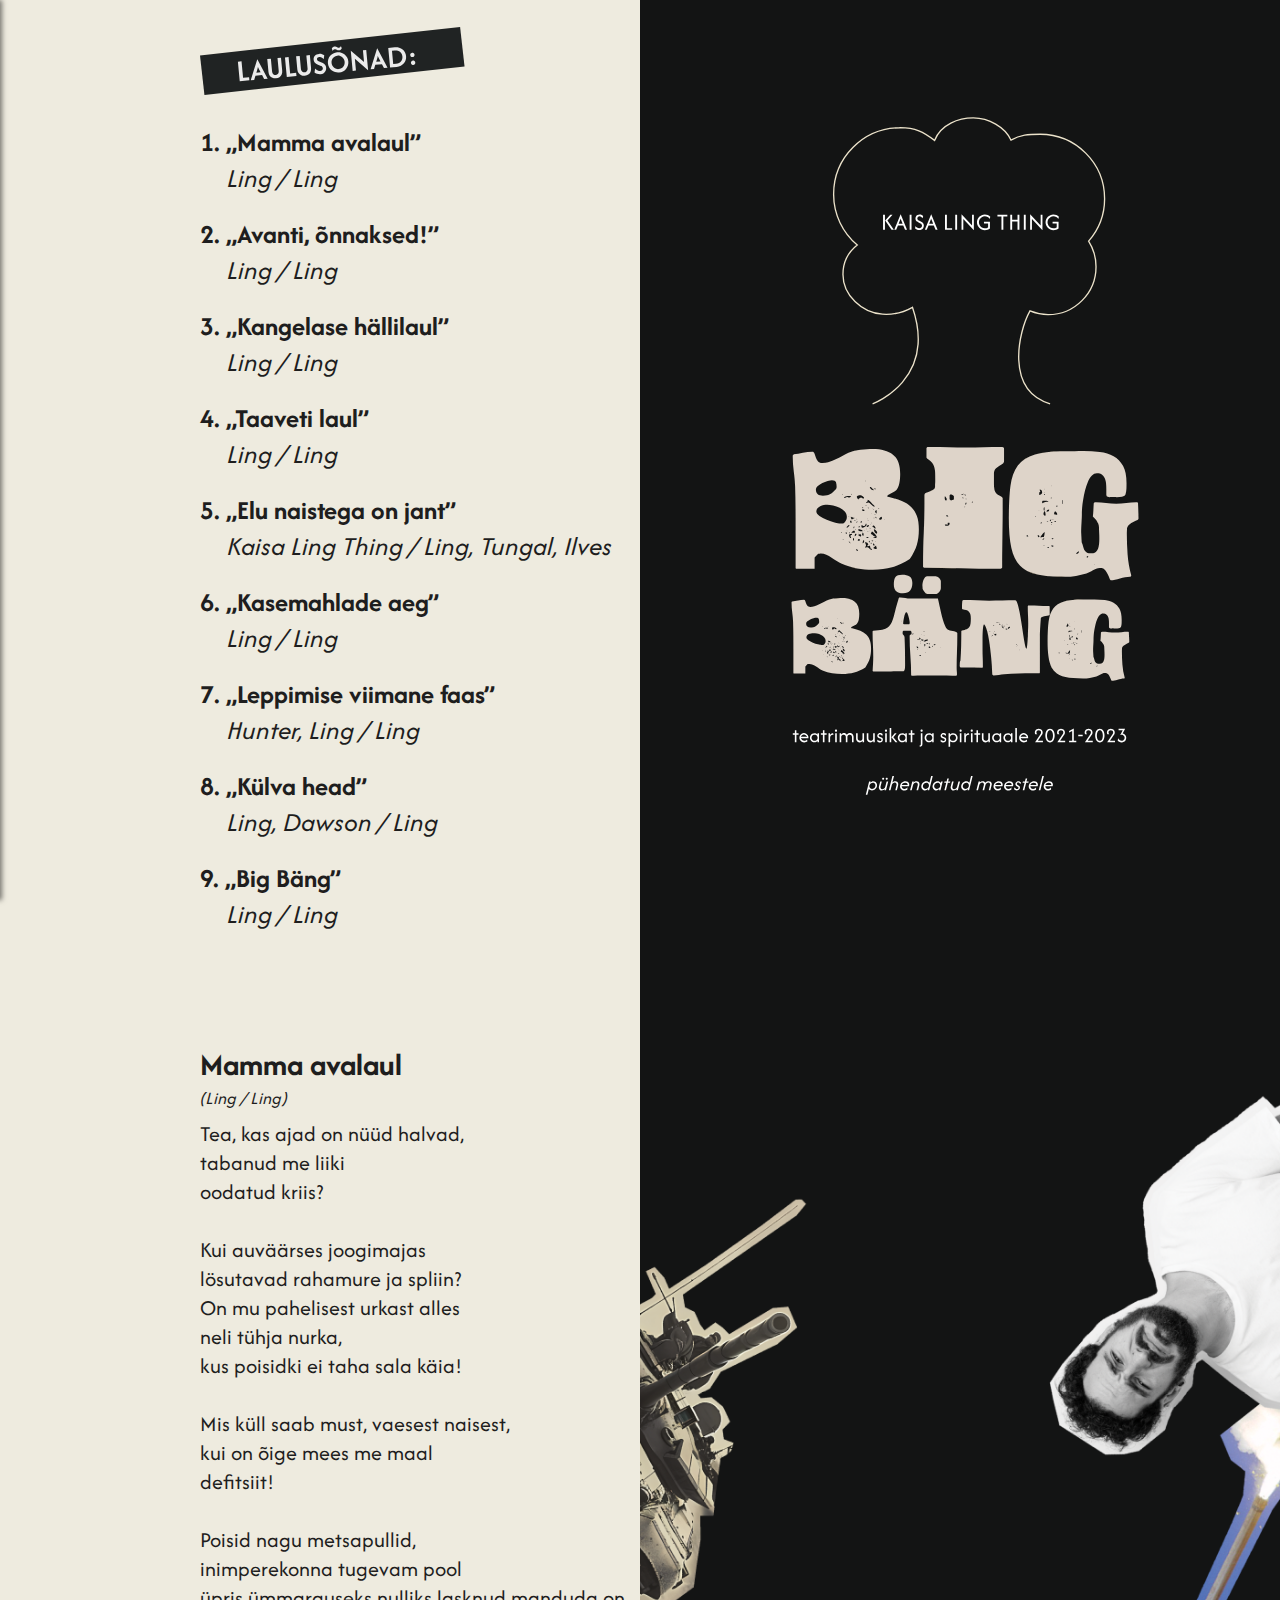
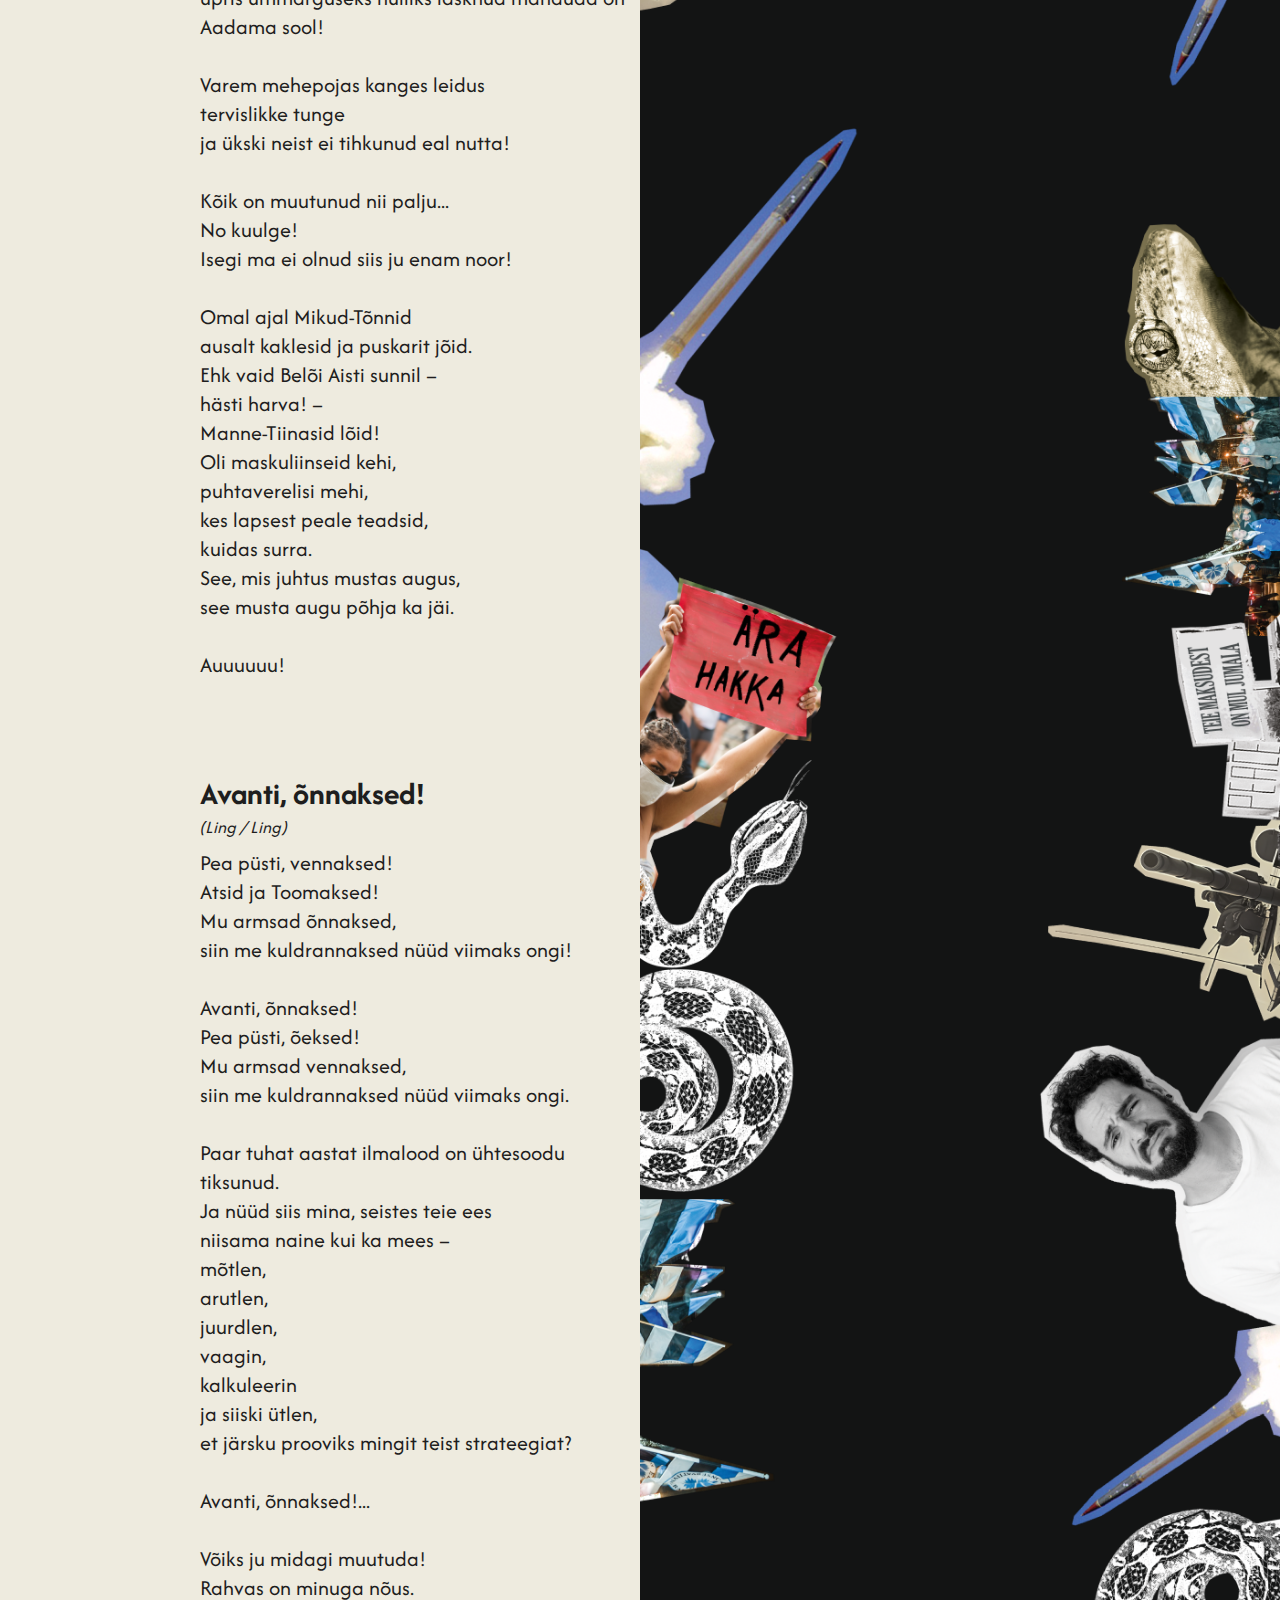
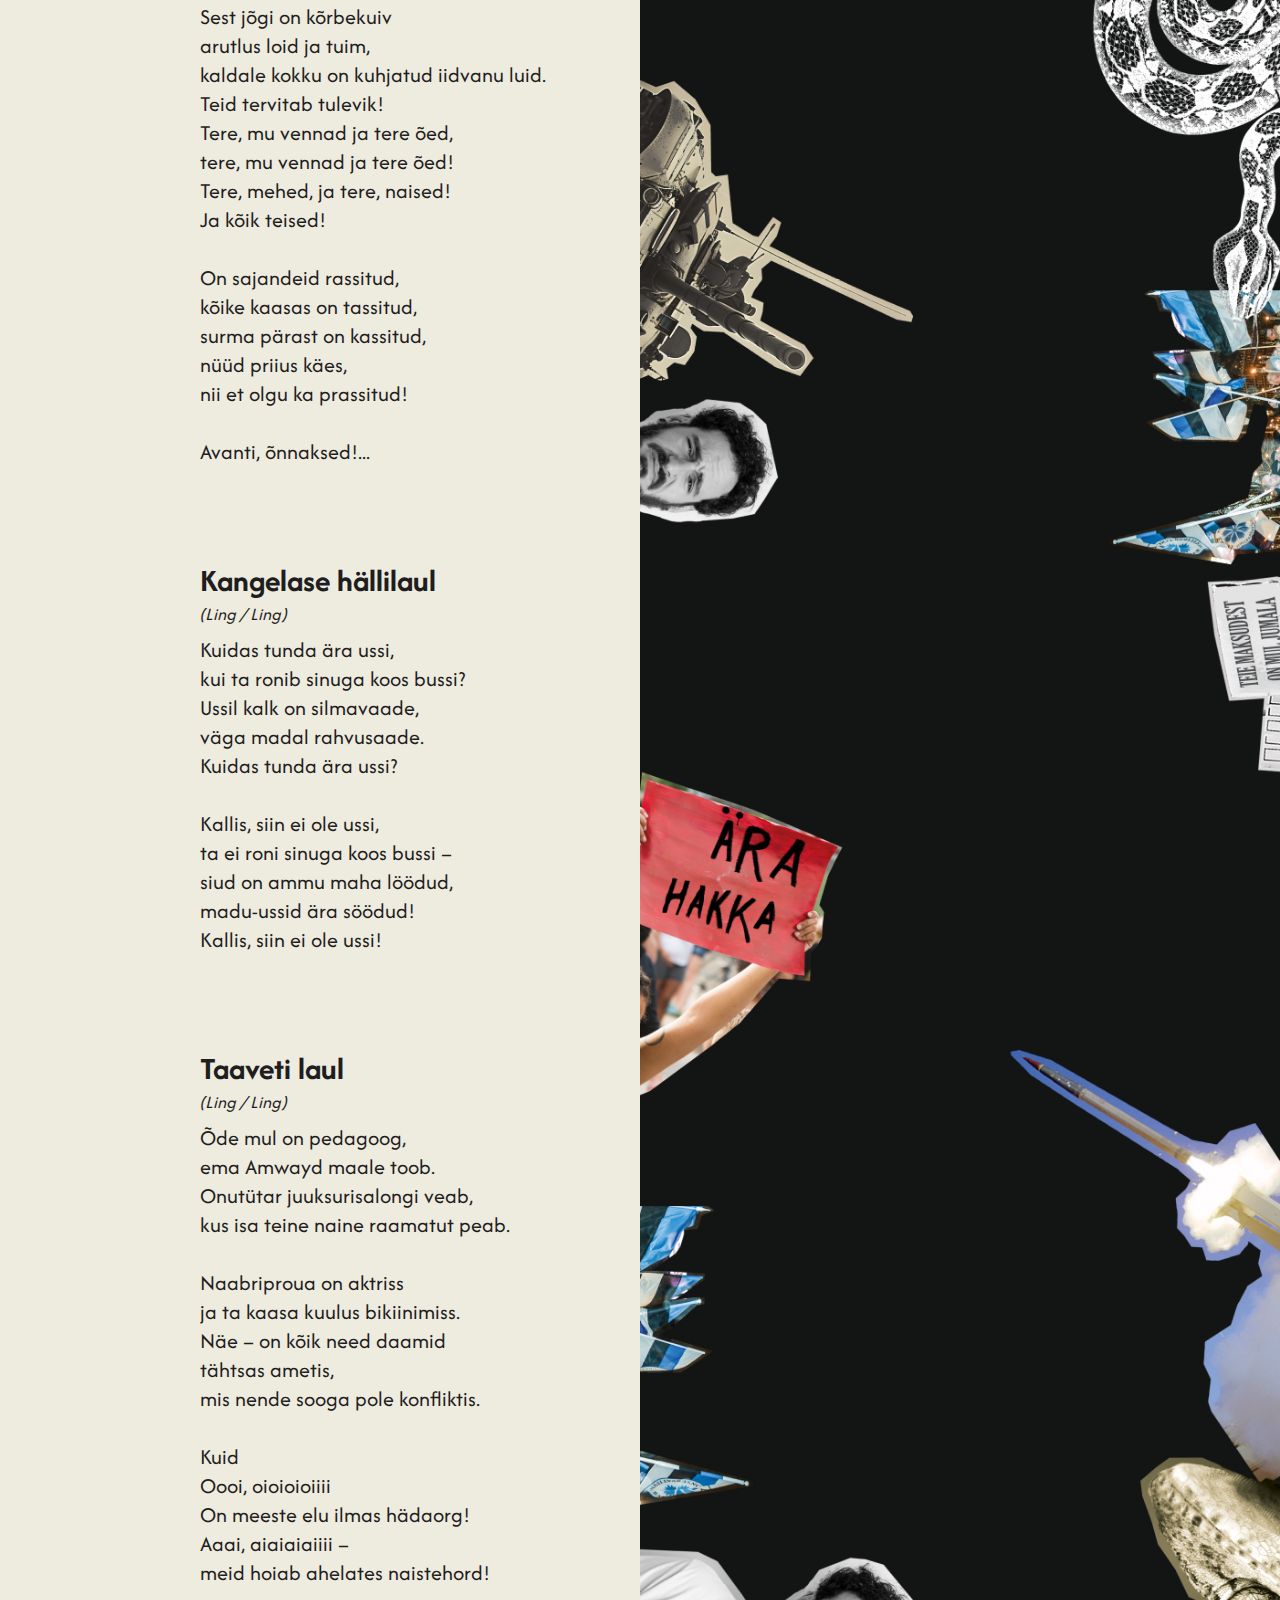
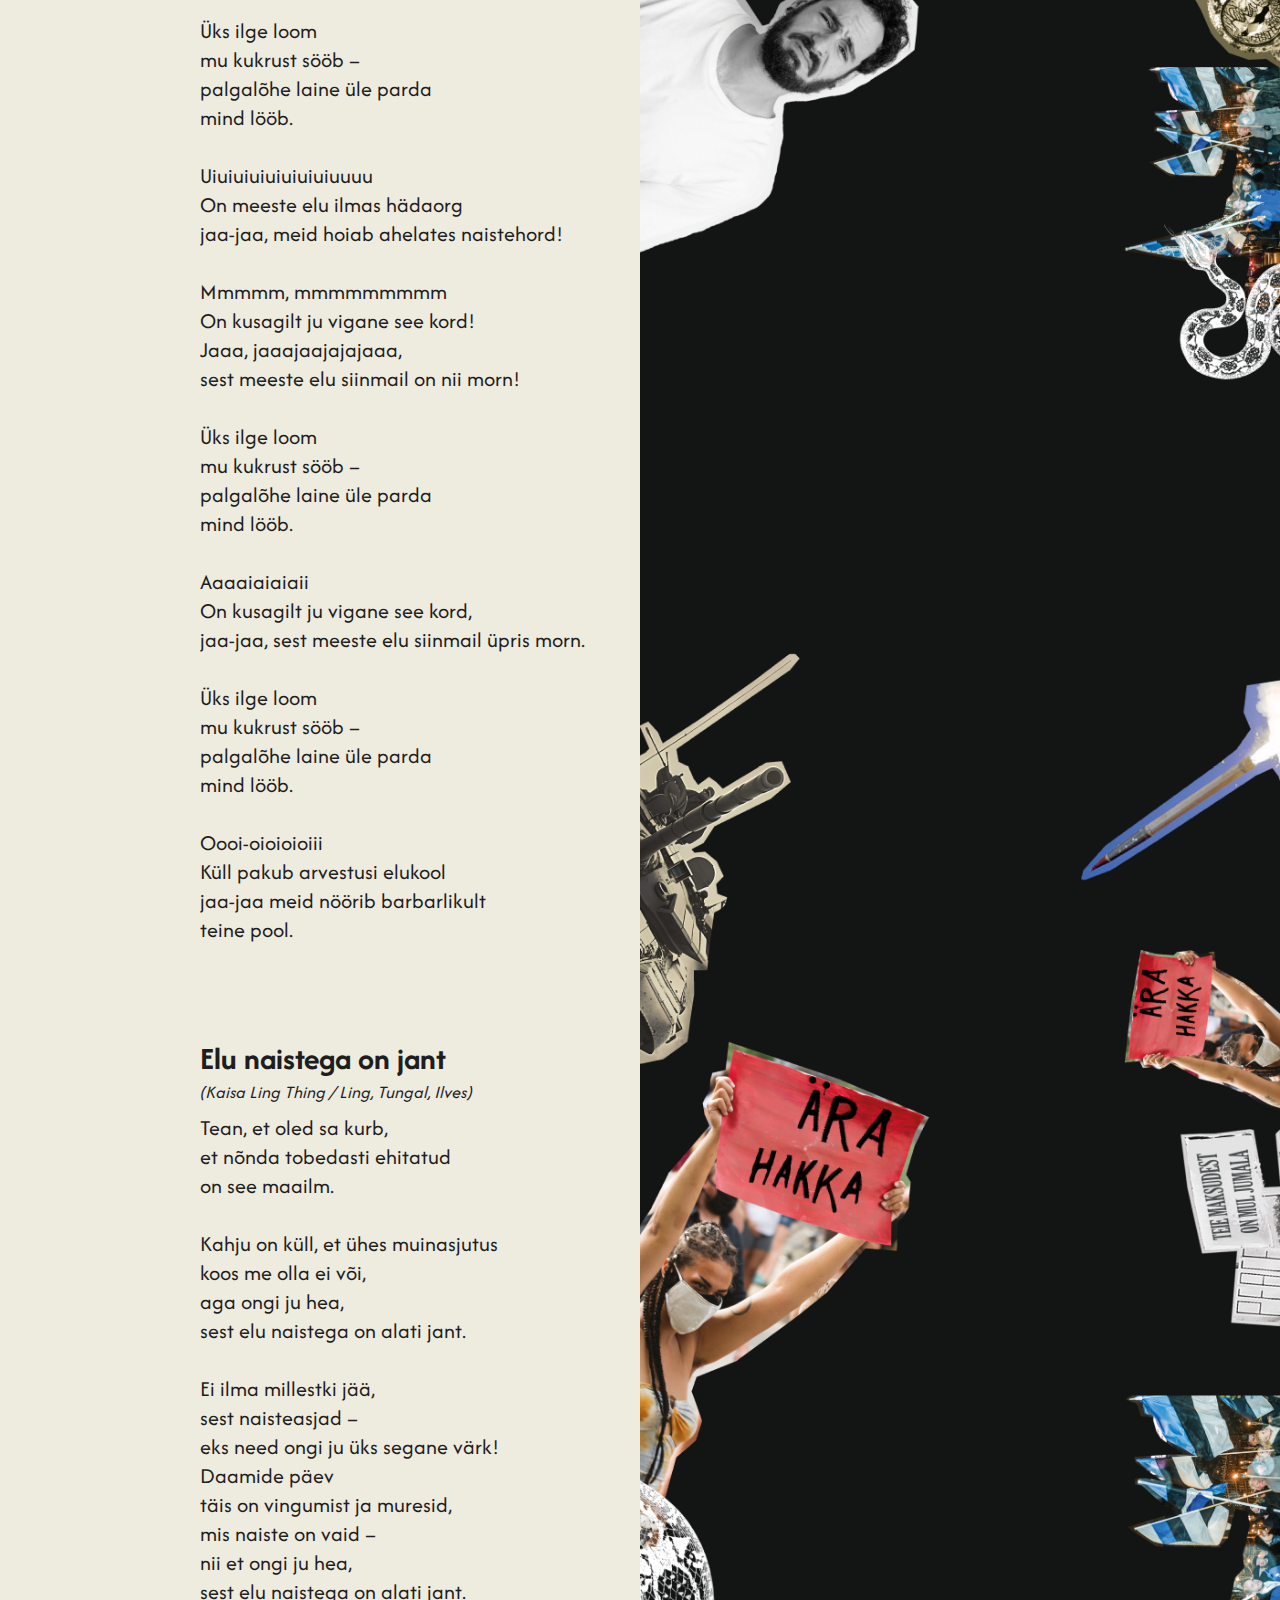
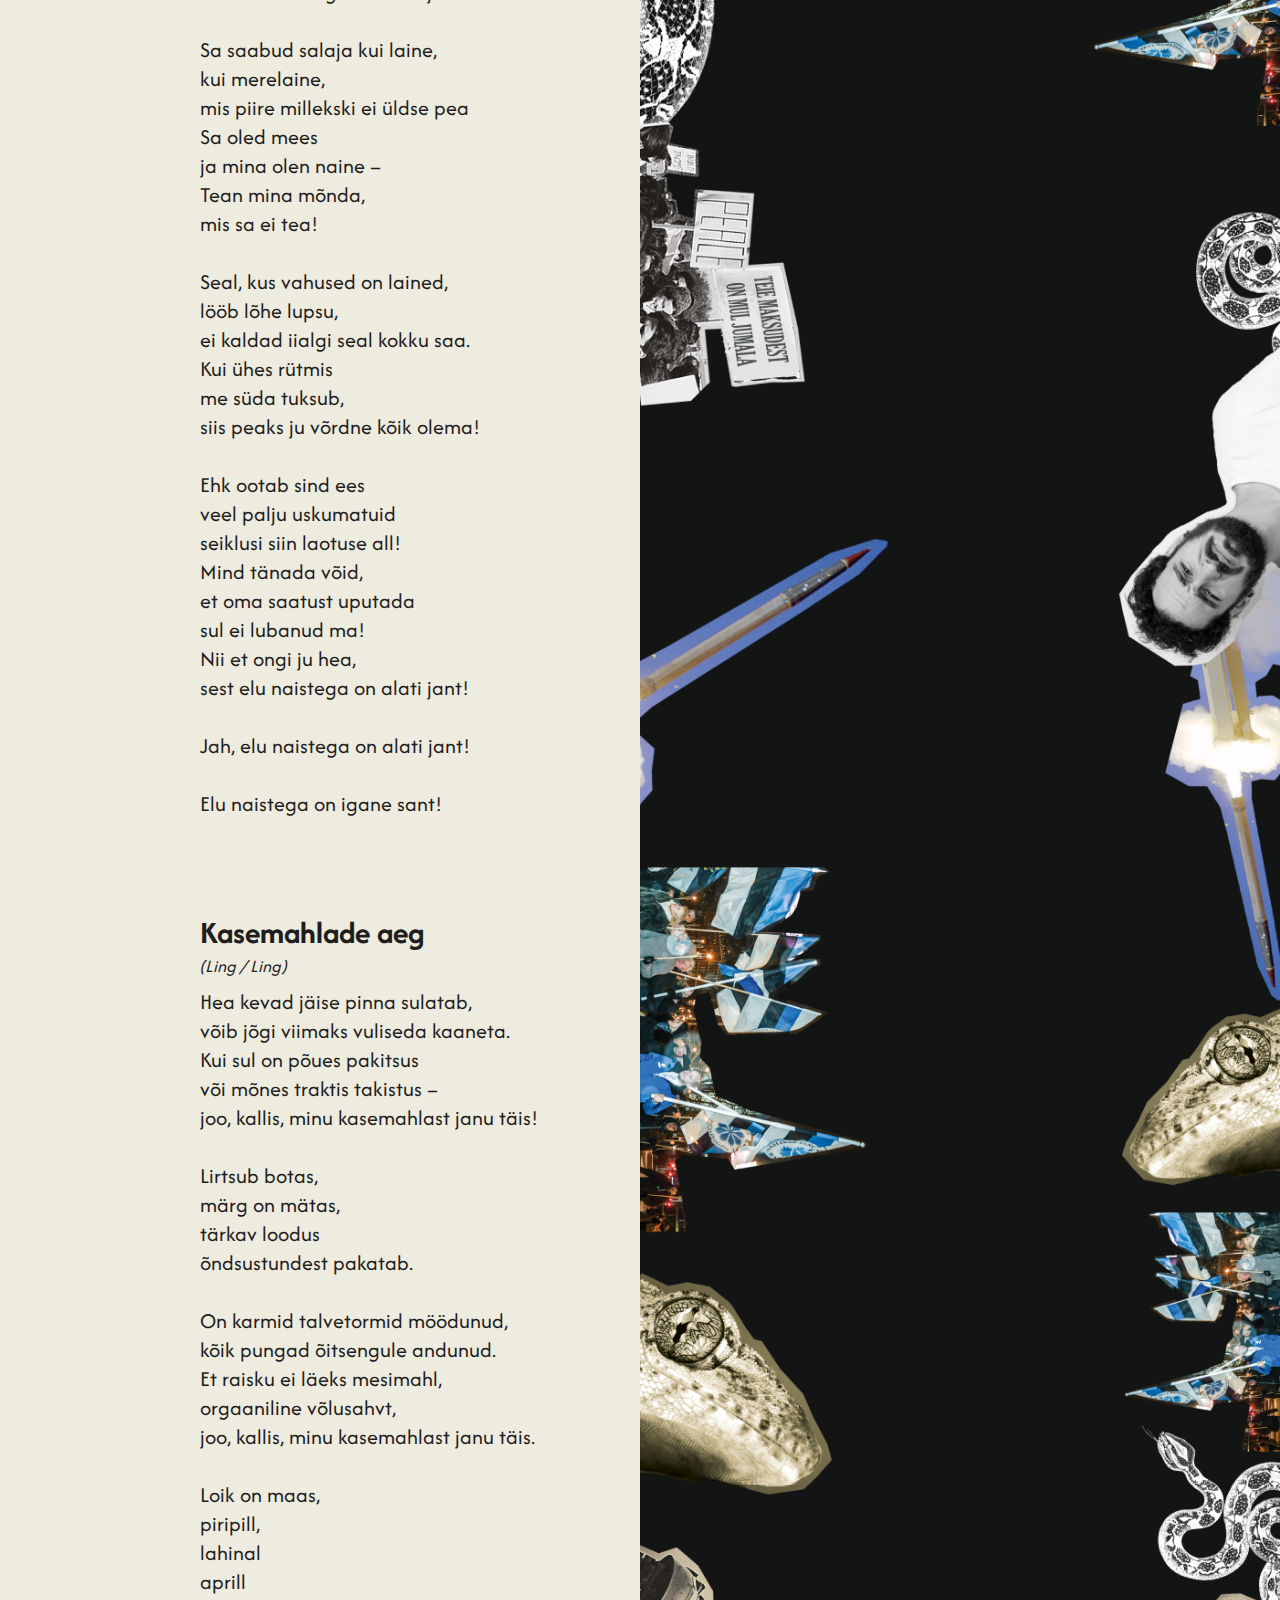
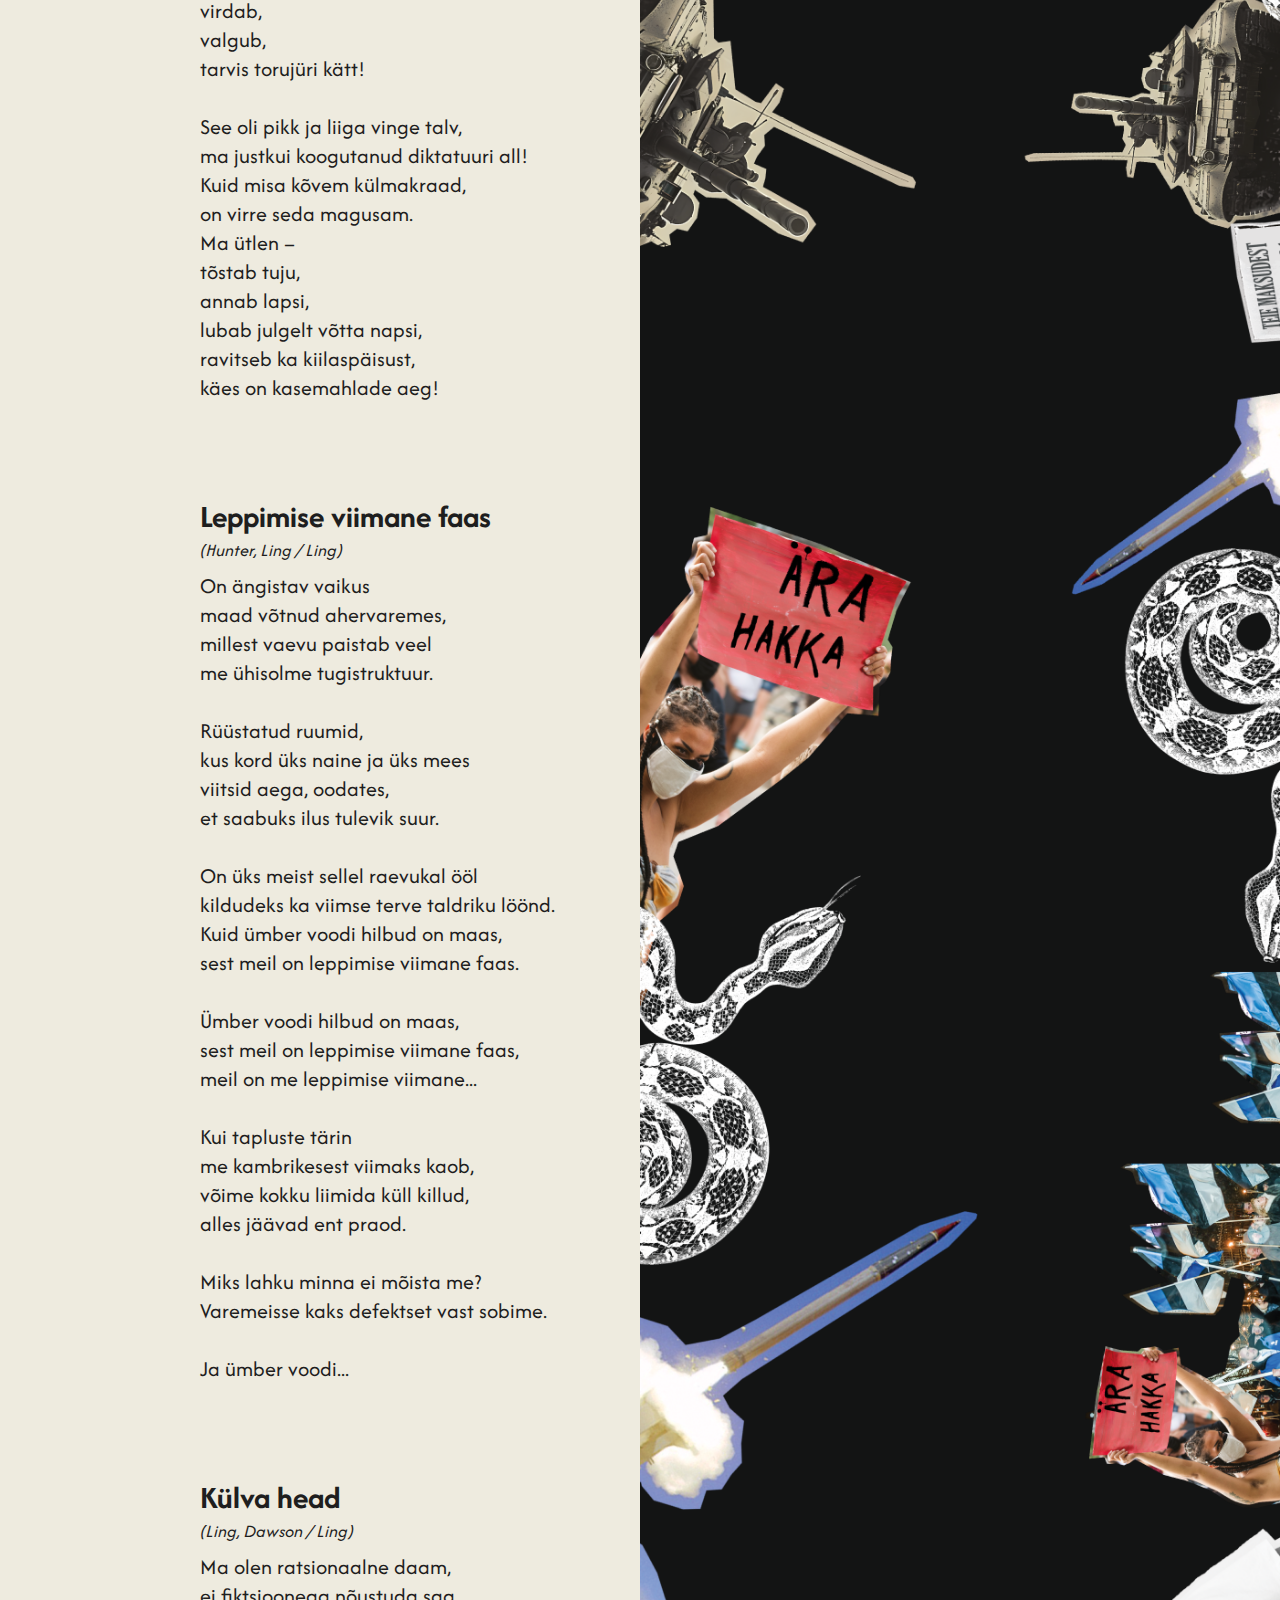
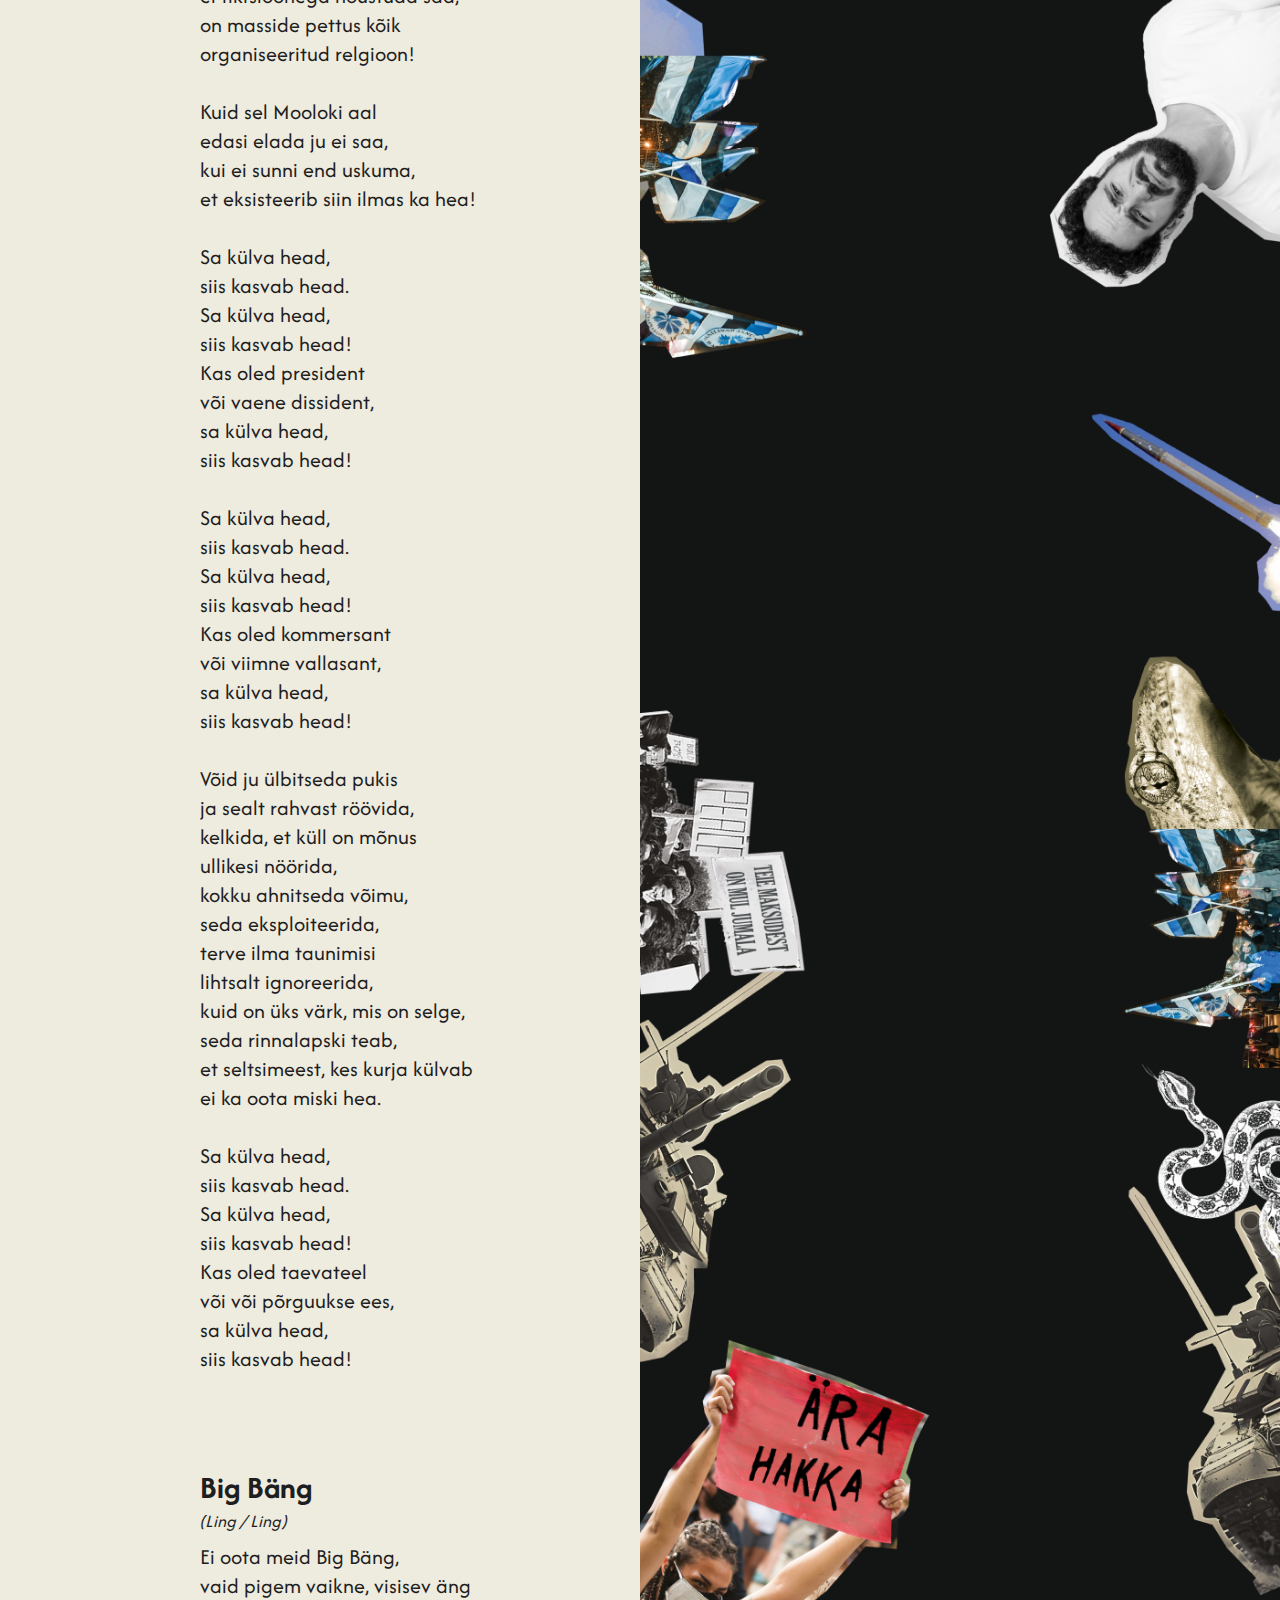
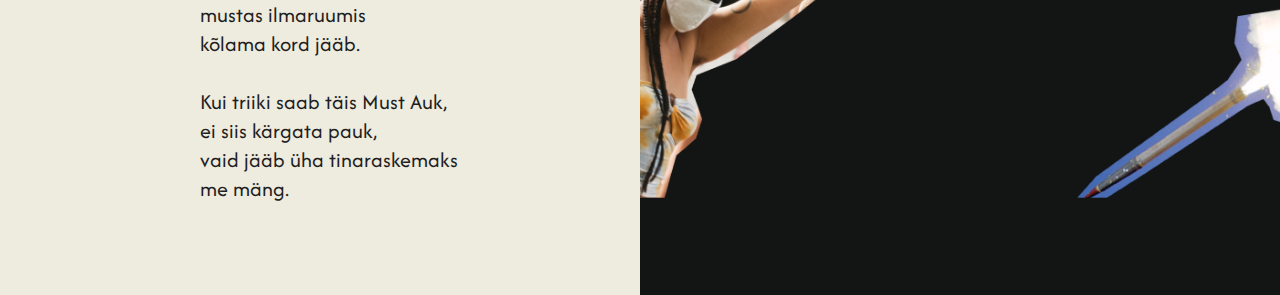
<file: static/bigbang.html>
<!DOCTYPE html>
<html lang="en">
<head>
    <meta charset="UTF-8">
    <meta http-equiv="X-UA-Compatible" content="IE=edge">
    <meta name="viewport" content="width=device-width, initial-scale=1.0">
    <meta http-equiv="refresh" content="0;url=bigbäng.html">
    <title>Redirecting...</title>
</head>
<body>
    <p>If you are not redirected automatically, <a href="bigbäng.html">click here</a>.</p>
</body>
</html>
</file>
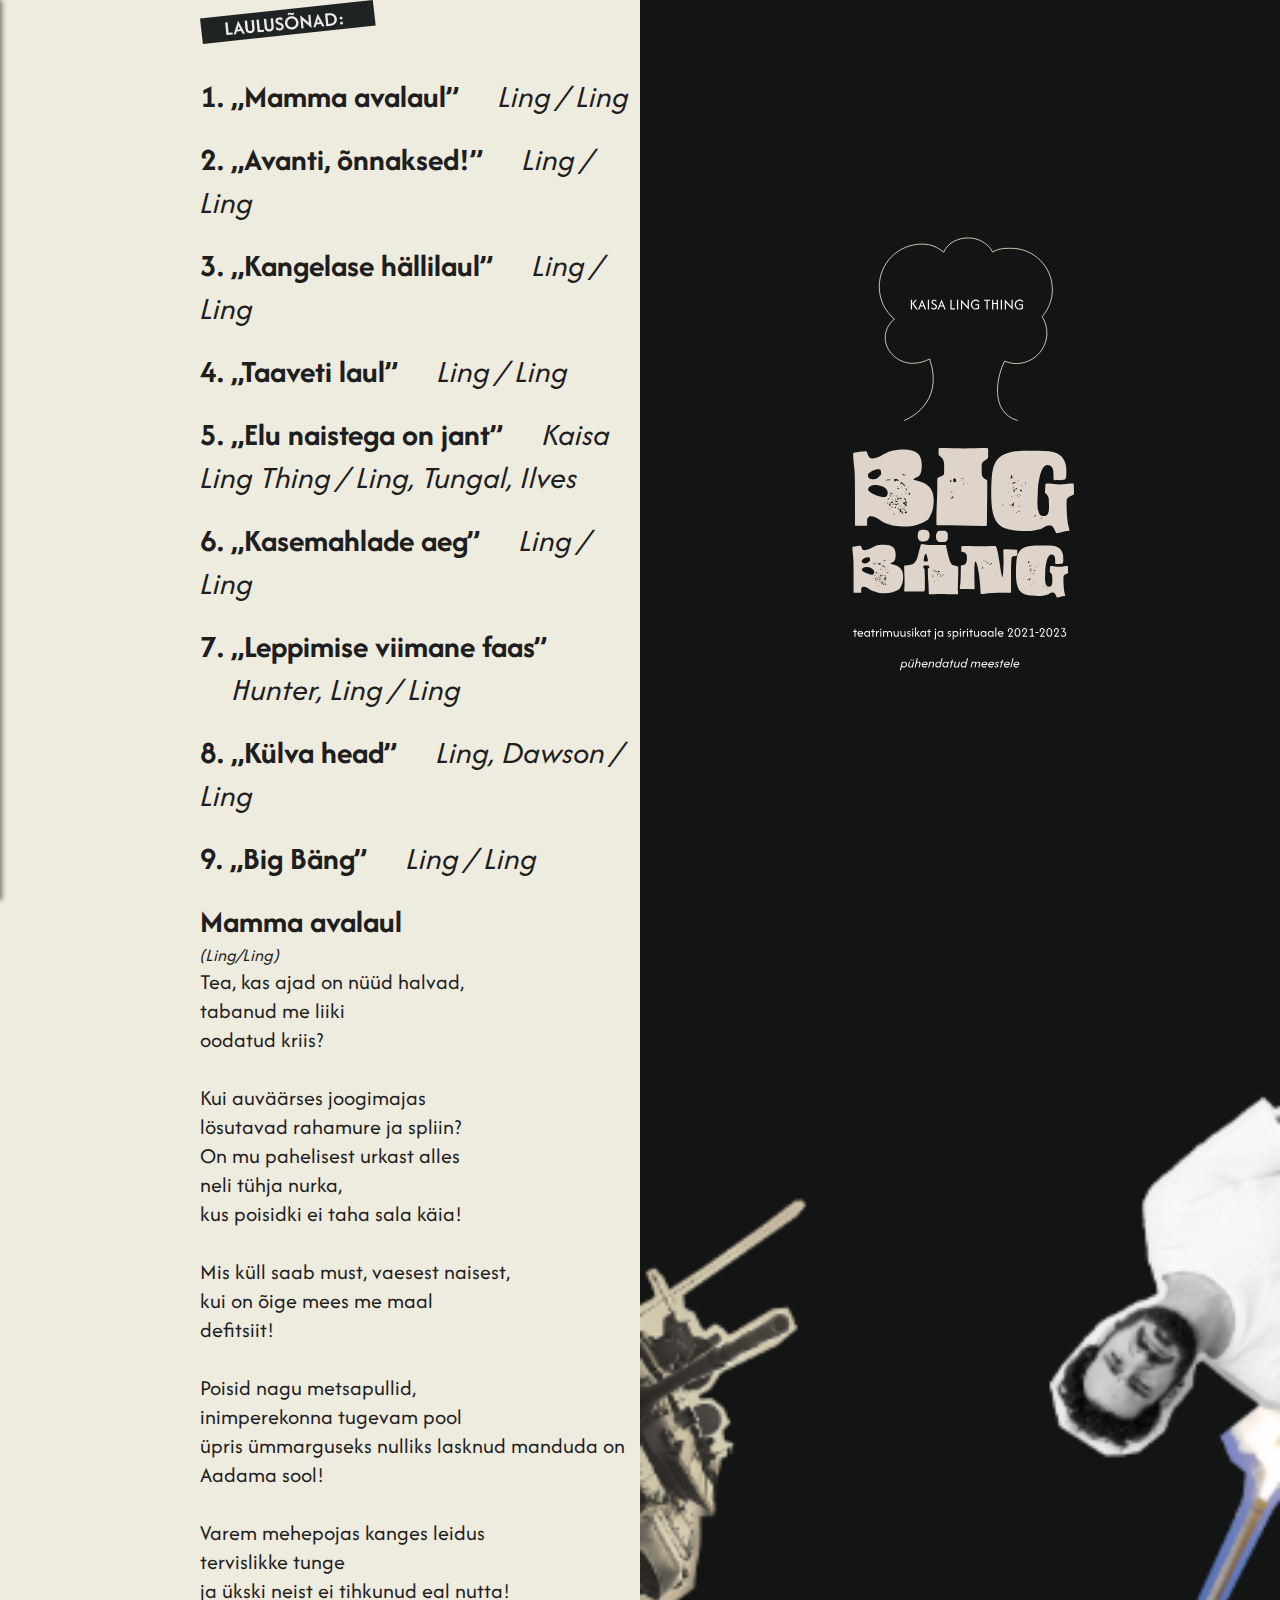
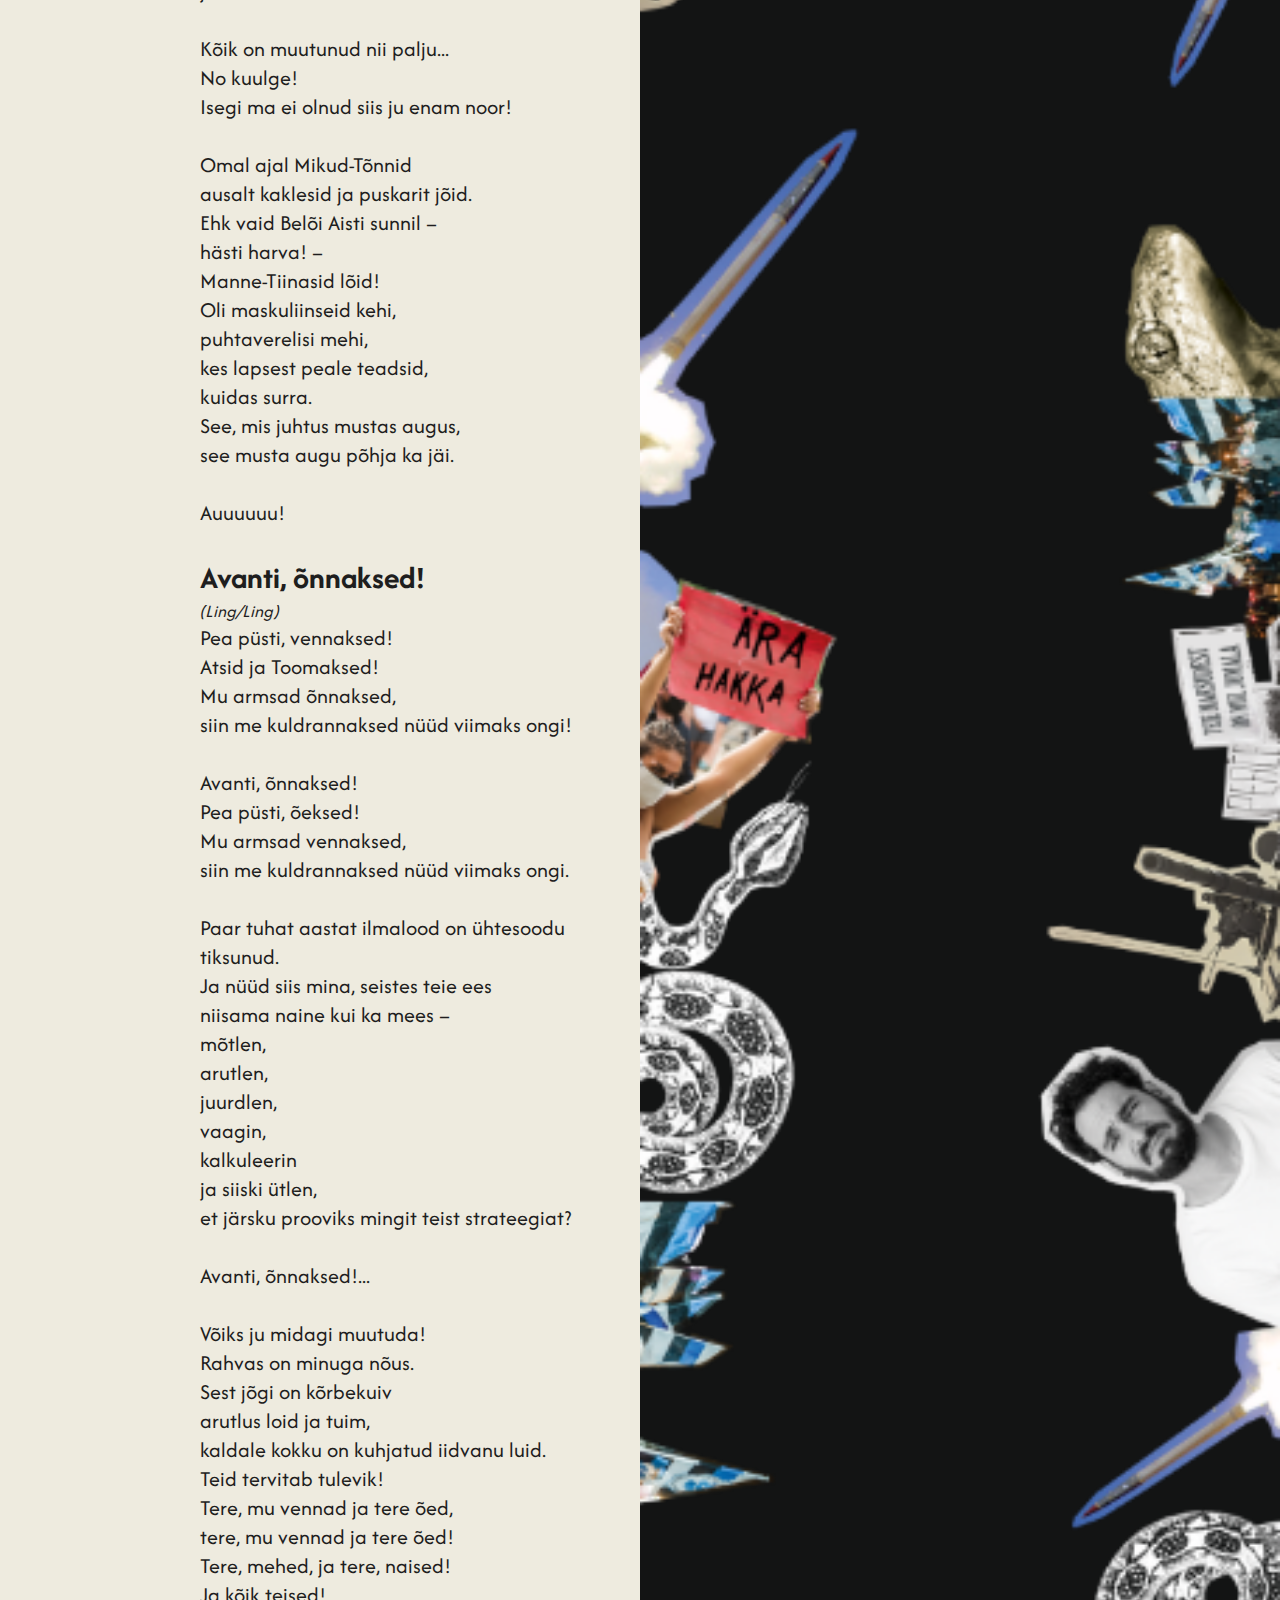
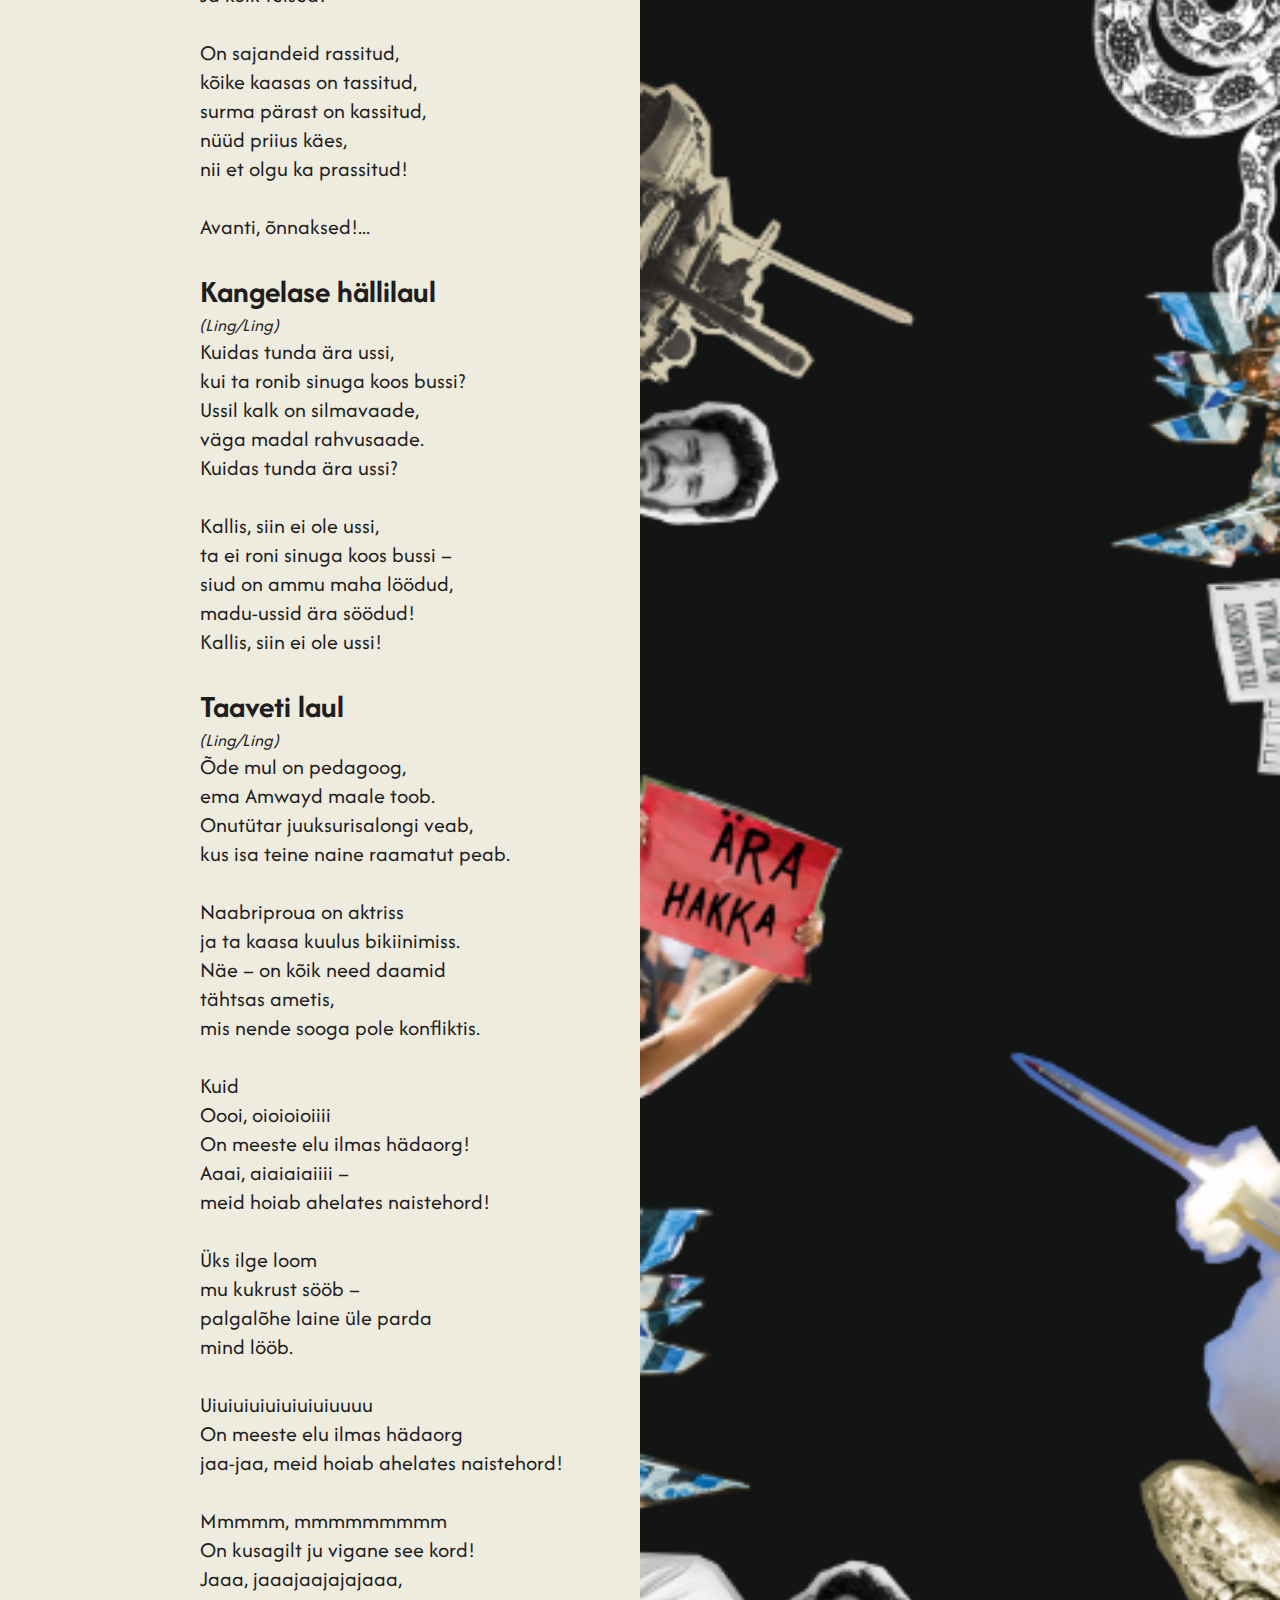
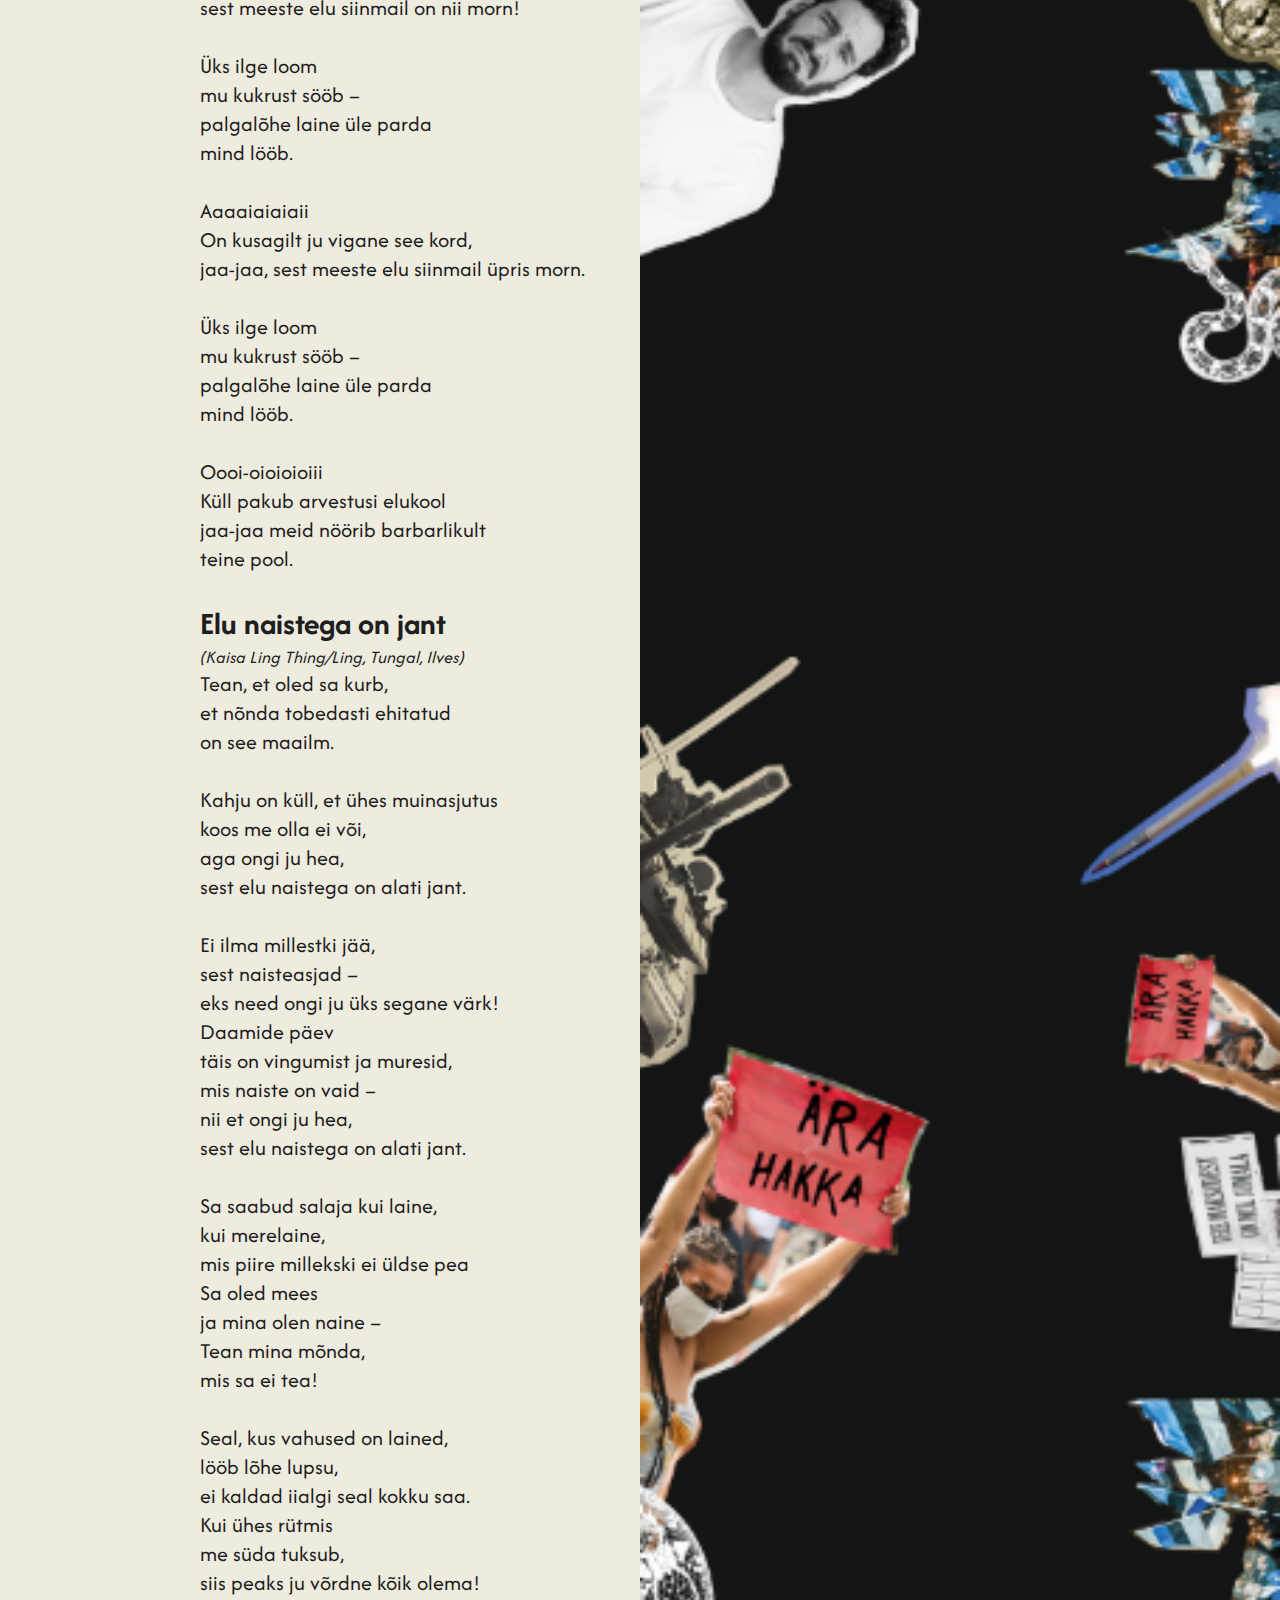
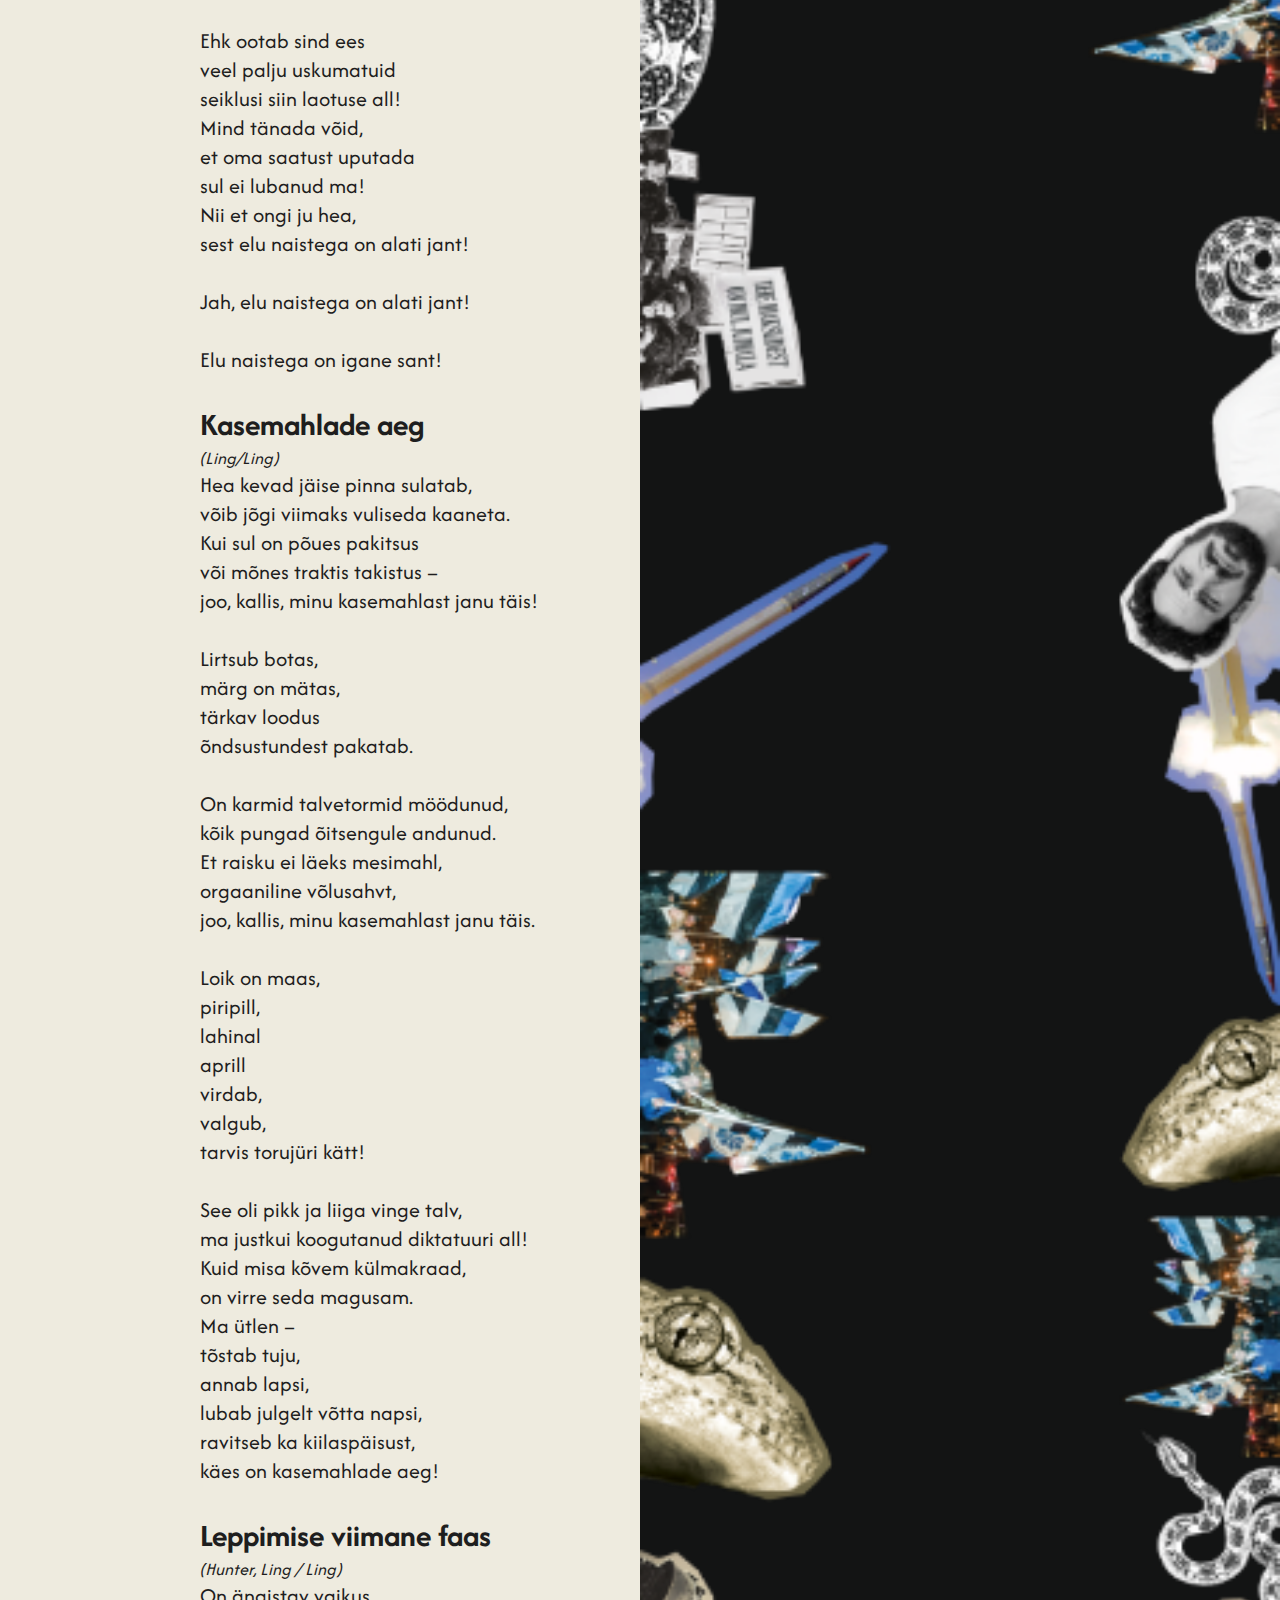
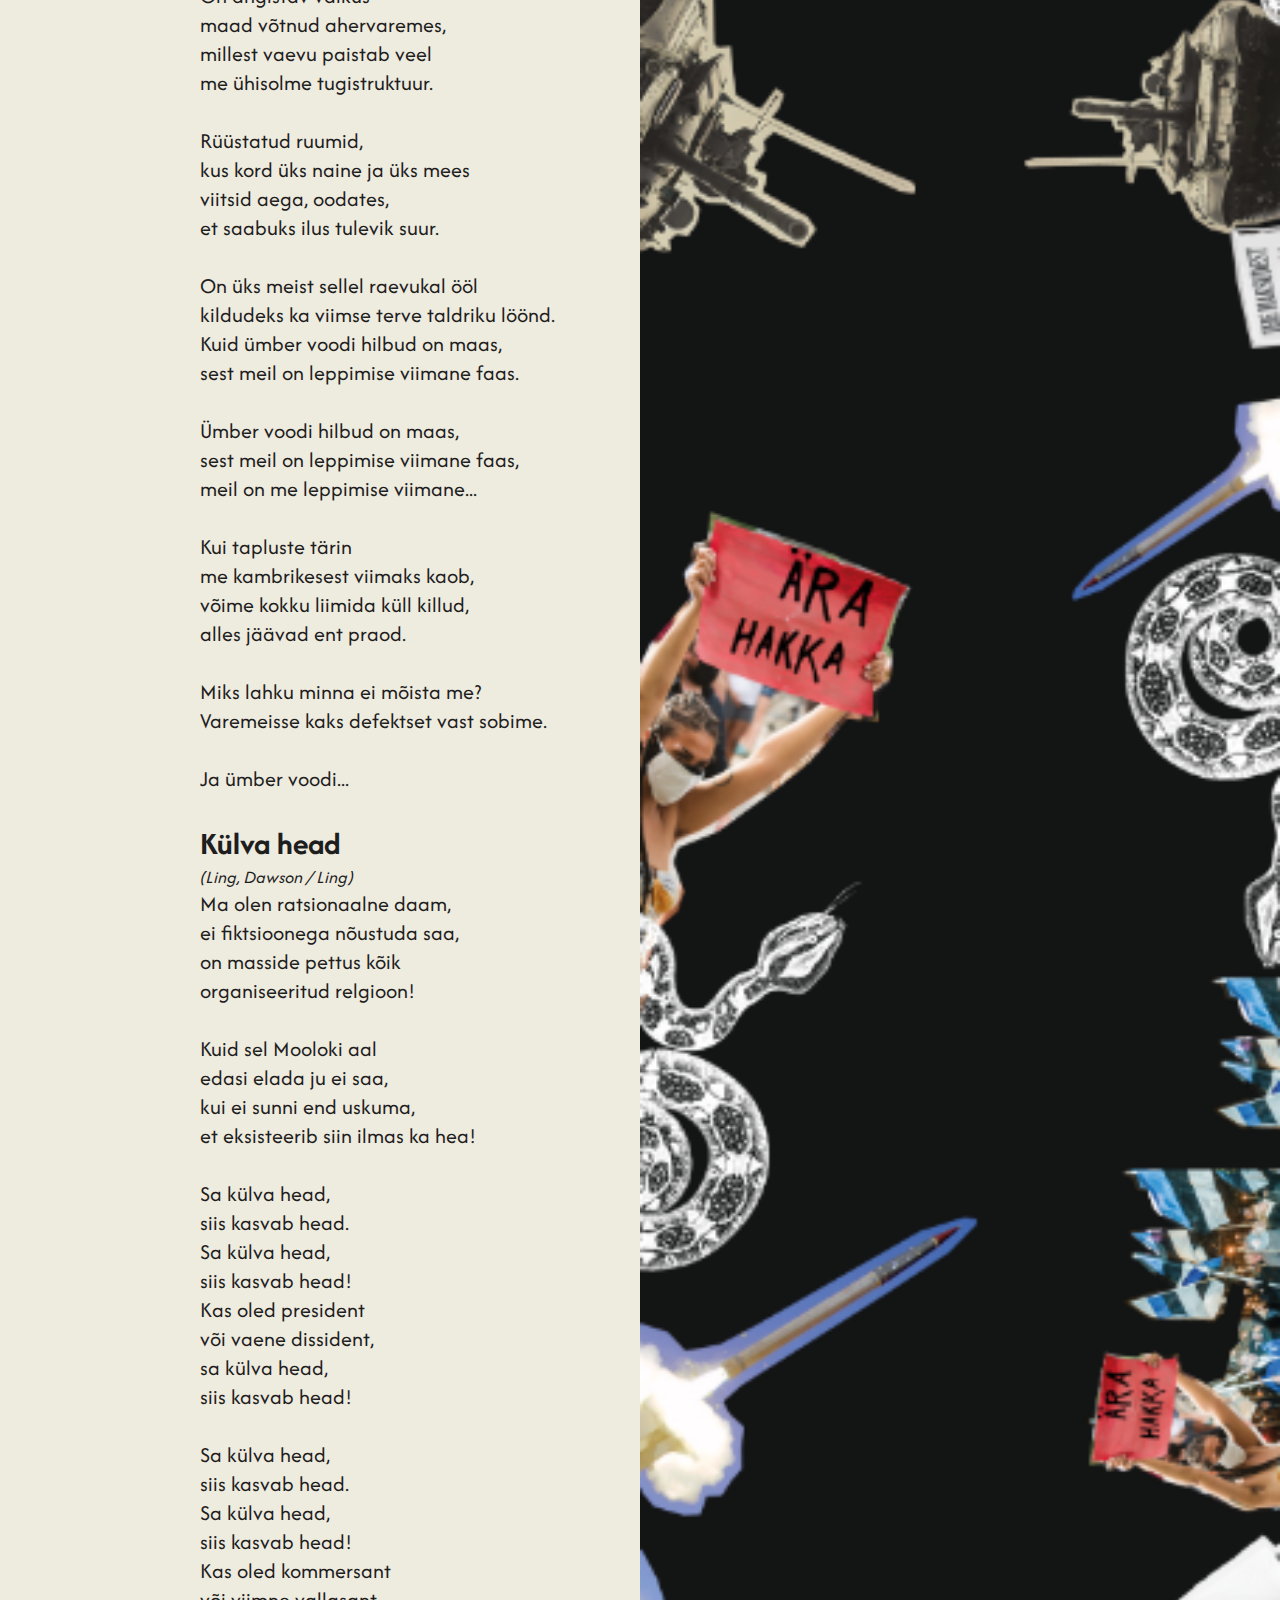
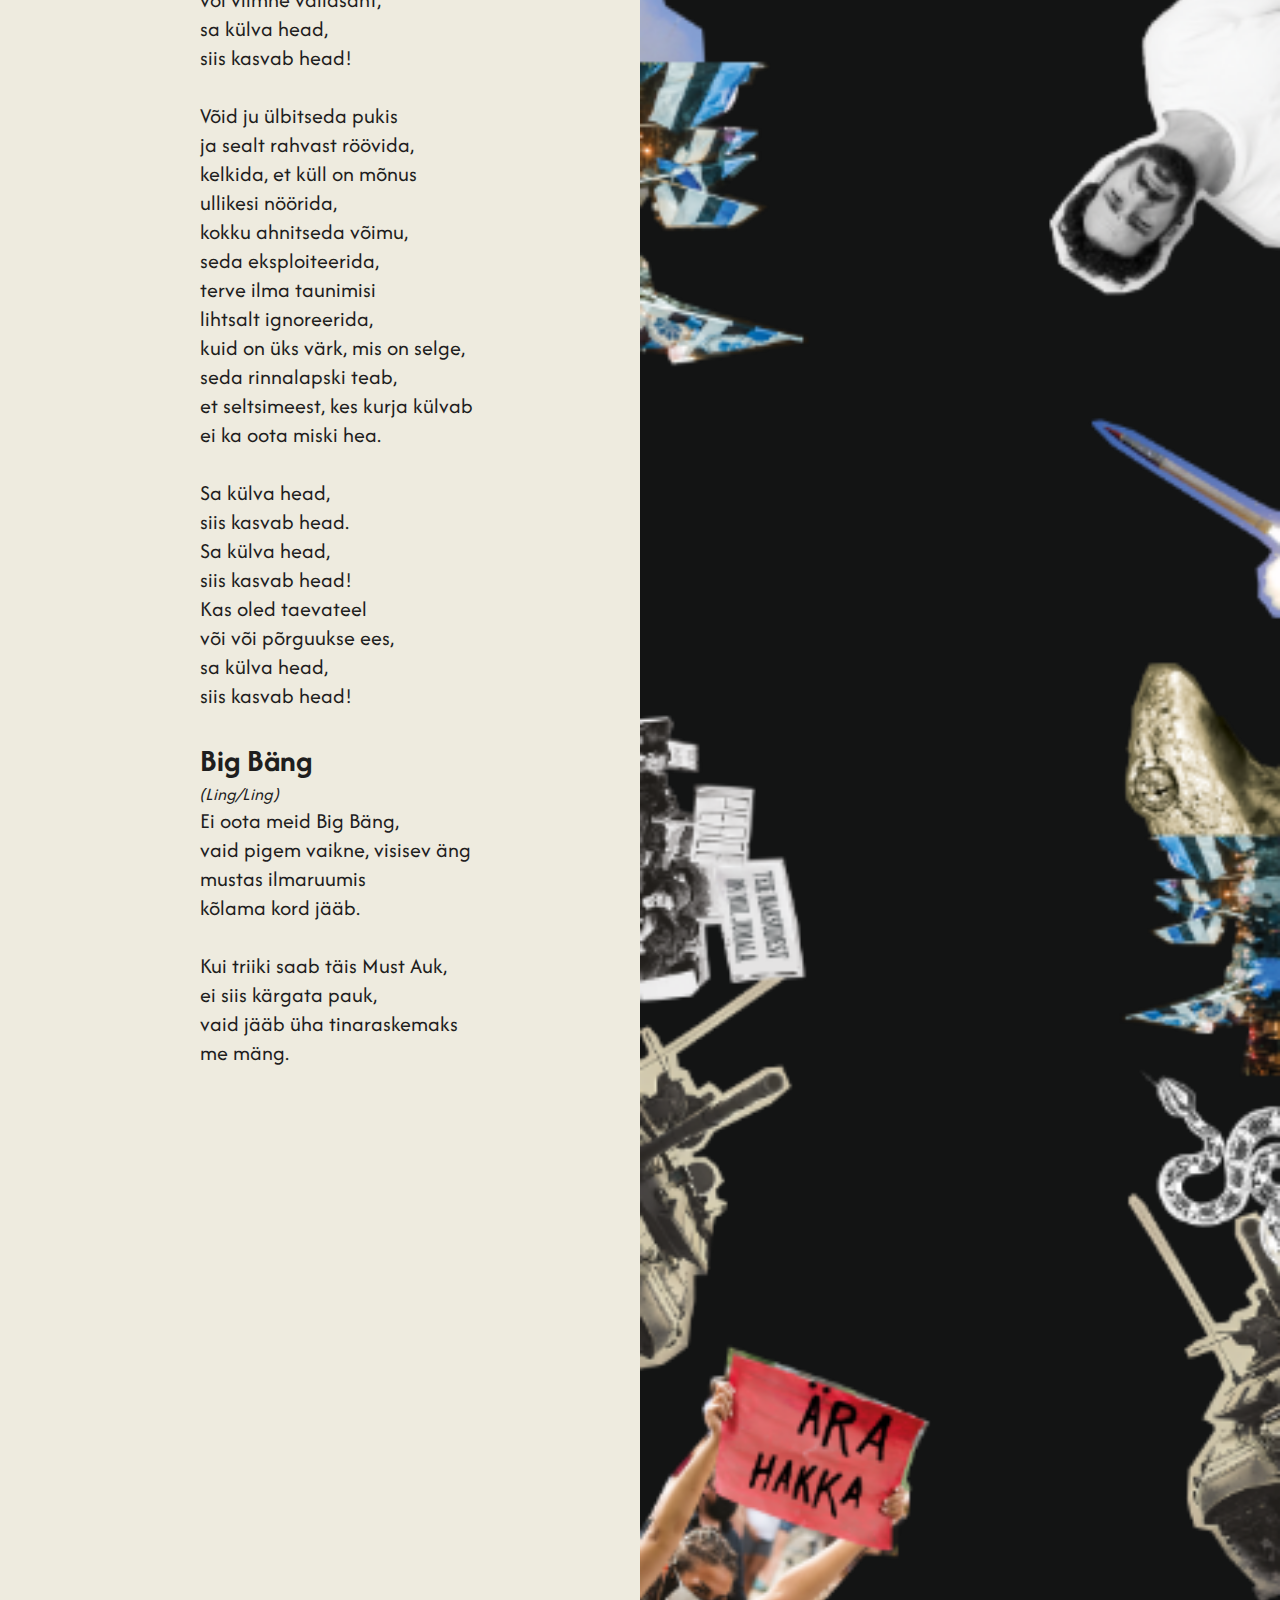
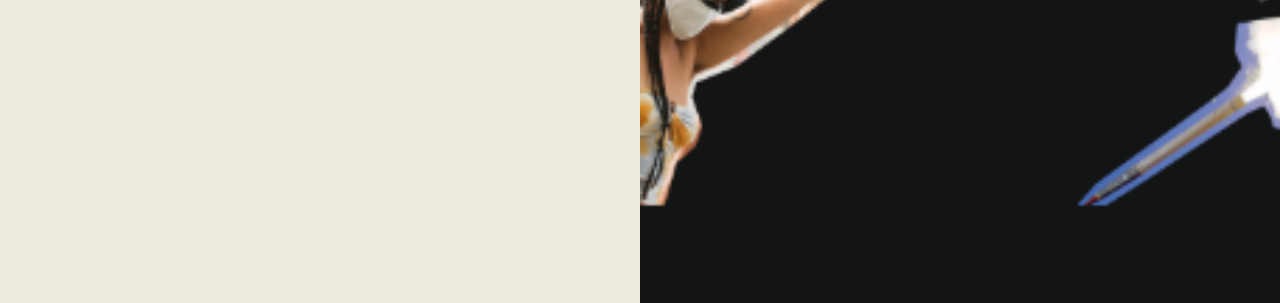
<file: static/bigbang2.html>
<!DOCTYPE html>
<html lang="en">

<head>
    <meta charset="UTF-8" name="viewport" content="width=device-width, initial-scale=1">
    <title>Song Lyrics</title>
    <link rel="preconnect" href="https://fonts.googleapis.com">
    <link rel="preconnect" href="https://fonts.gstatic.com" crossorigin>
    <link href="https://fonts.googleapis.com/css2?family=Afacad:ital,wght@0,400..700;1,400..700&display=swap"
        rel="stylesheet">
    <style>
        body {
            font-family: "Afacad", sans-serif;
            font-optical-sizing: auto;
            color: #1E1E1E;
            background-color: #EEEBDF;
            margin: 0;
            padding: 0;
            box-sizing: border-box;
        }

        .container {
            display: flex;
            width: 100vw;
            min-height: 100vh;
            transition: transform 0.25s ease-in-out; /* Smooth transition */
        }

        .lyrics {
            width: 50vw;
            /* 50% of the viewport width */
            box-sizing: border-box;
            overflow-y: auto;
            margin-left: 0px;
            padding-left: 200px; /* Adjust this value as needed */
        }

        .image-container {
            width: 50vw;
            /* 50% of the viewport width */
            background-color: #131414;
        }

        .svg-image {
    width: 25vw;
    max-width: 25vw;
    height: auto;
    max-height: 100vh;
    position: fixed;
    top: 50%;
    left: 75%;
    transform: translate(-50%, -50%);
}

/* TO DO Make this work */
.svg-image.shifted {
    opacity: 0; /* Change opacity to 0 to make it invisible */
}

        .png-image {
            width: 100%;
            /* Full width of the container */
            height: auto;
            /* Maintain aspect ratio */
            position: relative;
            z-index: 1;
            /* Stack above the SVG if necessary */
        }

        h2,
        h3,
        pre {
            margin: 0;
        }

        h2 {
            font-family: inherit;
            font-size: 32px;
            font-weight: 700;
        }

        h3 {
            font-family: inherit;
            font-size: 18px;
            font-weight: 400;
            font-style: italic;
            display: inline;
        }
        
        h3::before {
            content: "(";
        }

        h3::after {
            content: ")";
        }

        pre {
            font-family: inherit;
            white-space: pre-wrap;
            font-size: 22px;
            font-weight: 400;
        }

        .table-of-contents {
            height: 100vh;
            box-sizing: border-box;
            display: flex;
            align-items: center;
            /* font-size: clamp(0.5rem, 1vw + 0.75rem, 4rem); */ 
            font-size: 32px;
        }

        .table-of-contents img {
            margin-bottom: 20px;
            width: 40%;
            height: auto;
        }

        .table-of-contents a {
            text-decoration: none;
            color: inherit;
        }

        .table-of-contents a:hover .toc-title,
        .table-of-contents a:hover .toc-authors {
            text-decoration: underline;
        }

        .table-of-contents ul {
            padding-inline-start: 0px;
            box-sizing: border-box;
        }

        .table-of-contents li {
            list-style: none;
            font-weight: 700;
            margin-bottom: 20px;
        }

        .toc-number,
        .toc-title {
            font-weight: bold;
            display: inline;
        }
        .toc-title::before {
        content: '„'; /* Unicode for left double quote */
    }
    .toc-title::after {
        content: '”'; /* Unicode for right double quote */
    }


        .toc-authors {
            display: inline;
            font-weight: 400;
            font-style: italic;
            padding-left: 1em;
        }

        /* TO DO Paper texture background */

        .navigation-link {
    position: fixed;
    left: -100px; /* Initial position off-screen */
    top: 50%;
    transform: translateY(-50%);
    width: auto;
    max-height: 100vh;
    z-index: 999;
    transition: left 0.25s ease-in-out; /* Transition for the left property */
    cursor: pointer; /* Change cursor to pointer on hover */
    }

.visible {
    left: 0; /* Final position when visible */
}

/* Add these styles inside the <style> block in your HTML */
    .menu {
    position: fixed;
    top: 0;
    left: -50vw; /* Start hidden off-screen */
    width: 50vw; /* Take up half the screen width */
    height: 100vh; /* Cover full viewport height */
    background-color: #FFFFFF; /* Adjust as needed */
    box-shadow: 2px 0 5px rgba(0,0,0,0.5);
    transition: left 0.25s ease-in-out; /* Smooth sliding effect */
    z-index: 998; /* Ensure it overlays other content */
    justify-items: center;
}

.menu.visible {
    left: 0; /* Slide the menu in */
}

.container.shifted {
    transform: translateX(50vw); /* Move the main content out of the way */
    transition: transform 0.25s ease-in-out; /* Smooth transition */
}
@media only screen and (max-width: 767px) {
    .container {
        flex-direction: column; /* Stack items vertically */
        align-items: flex-start; /* Align items to the start */
    }

    .lyrics, .image-container {
        width: 100vw; /* Full width of viewport */
        margin: 0; /* No margin */
    }

    .image-container {
        order: 1; /* Ensure the image-container comes first */
    }

    .svg-image, .png-image {
        width: 100vw; /* Full width of viewport */
        max-width: 100vw; /* Avoid exceeding container size */
        position: relative; /* Ensure relative positioning */
        transform: none; /* Remove transform for better layout */
        top: 0; /* No offset from top */
        left: 0; /* No offset from left */
    }

    .lyrics {
        order: 2; /* Ensure lyrics section comes after the image */
        padding: 50px;
    }
    .png-image {
        display: none;
    }
    .menu {
        top: -100vh; /* Start hidden off-screen above */
        left: 0; /* Align with the left edge of the viewport */
        width: 100vw; /* Full width of viewport */
        height: 100vh; /* Full viewport height */
        position: fixed; /* Fixed positioning for full-screen overlay */
        transition: top 0.25s ease-in-out; /* Smooth sliding effect from top */
        padding: 20px; /* Add desired padding on all sides */
        box-sizing: border-box; /* Include padding in element's total width and height */
    }
}

.navigation-link-container.desktop {
    display: none;
}

@media (min-width: 768px) {
    .navigation-link-container.desktop {
        display: block;
    }
}
    </style>
</head>

<body>
   <!-- Desktop Navigation Link -->
   <div class="navigation-link-container hide desktop">
    <img src="images/bigbang-laulusonad-vertical.svg" alt="Laulusõnad" class="navigation-link">
</div>
    <div class="menu">
        <div class="table-of-contents">
            <ul>
                <li><a href="#mamma-avalaul"><span class="toc-number">1.</span> <span class="toc-title">Mamma
                            avalaul</span> <span class="toc-authors">Ling / Ling</span></a></li>
                <li><a href="#avanti-onnaksed"><span class="toc-number">2.</span> <span class="toc-title">Avanti,
                            õnnaksed!</span> <span class="toc-authors">Ling / Ling</span></a></li>
                <li><a href="#kangelase-hallilaul"><span class="toc-number">3.</span> <span
                            class="toc-title">Kangelase hällilaul</span> <span class="toc-authors">Ling /
                            Ling</span></a></li>
                <li><a href="#taaveti-laul"><span class="toc-number">4.</span> <span class="toc-title">Taaveti
                            laul</span> <span class="toc-authors">Ling / Ling</span></a></li>
                <li><a href="#elu-naistega-on-jant"><span class="toc-number">5.</span> <span class="toc-title">Elu
                            naistega on jant</span> <span class="toc-authors">Kaisa Ling Thing / Ling, Tungal,
                            Ilves</span></a></li>
                <li><a href="#kasemahlade-aeg"><span class="toc-number">6.</span> <span
                            class="toc-title">Kasemahlade aeg</span> <span class="toc-authors">Ling /
                            Ling</span></a></li>
                <li><a href="#leppimise-viimane-faas"><span class="toc-number">7.</span> <span
                            class="toc-title">Leppimise viimane faas</span> <span class="toc-authors">Hunter, Ling /
                            Ling</span></a></li>
                <li><a href="#kulva-head"><span class="toc-number">8.</span> <span class="toc-title">Külva
                            head</span> <span class="toc-authors">Ling, Dawson / Ling</span></a></li>
                <li><a href="#big-bang"><span class="toc-number">9.</span> <span class="toc-title">Big Bäng</span>
                        <span class="toc-authors">Ling / Ling</span></a></li>
            </ul>
        </div>
    </div>
    <div class="container">
        <div class="lyrics">
            <div class="table-of-contents" id="toc">
                <ul>
                    <img src="images/bigbang-laulusonad.svg" alt="Laulusõnad:" id="toc-image">
                    <li><a href="#mamma-avalaul"><span class="toc-number">1.</span> <span class="toc-title">Mamma
                                avalaul</span> <span class="toc-authors">Ling / Ling</span></a></li>
                    <li><a href="#avanti-onnaksed"><span class="toc-number">2.</span> <span class="toc-title">Avanti,
                                õnnaksed!</span> <span class="toc-authors">Ling / Ling</span></a></li>
                    <li><a href="#kangelase-hallilaul"><span class="toc-number">3.</span> <span
                                class="toc-title">Kangelase hällilaul</span> <span class="toc-authors">Ling /
                                Ling</span></a></li>
                    <li><a href="#taaveti-laul"><span class="toc-number">4.</span> <span class="toc-title">Taaveti
                                laul</span> <span class="toc-authors">Ling / Ling</span></a></li>
                    <li><a href="#elu-naistega-on-jant"><span class="toc-number">5.</span> <span class="toc-title">Elu
                                naistega on jant</span> <span class="toc-authors">Kaisa Ling Thing / Ling, Tungal,
                                Ilves</span></a></li>
                    <li><a href="#kasemahlade-aeg"><span class="toc-number">6.</span> <span
                                class="toc-title">Kasemahlade aeg</span> <span class="toc-authors">Ling /
                                Ling</span></a></li>
                    <li><a href="#leppimise-viimane-faas"><span class="toc-number">7.</span> <span
                                class="toc-title">Leppimise viimane faas</span> <span class="toc-authors">Hunter, Ling /
                                Ling</span></a></li>
                    <li><a href="#kulva-head"><span class="toc-number">8.</span> <span class="toc-title">Külva
                                head</span> <span class="toc-authors">Ling, Dawson / Ling</span></a></li>
                    <li><a href="#big-bang"><span class="toc-number">9.</span> <span class="toc-title">Big Bäng</span>
                            <span class="toc-authors">Ling / Ling</span></a></li>
                </ul>
            </div>
            <h2 id="mamma-avalaul">Mamma avalaul</h2>
            <h3>Ling/Ling</h3>
            <pre>
Tea, kas ajad on nüüd halvad,  
tabanud me liiki  
oodatud kriis?

Kui auväärses joogimajas  
lösutavad rahamure ja spliin?  
On mu pahelisest urkast alles  
neli tühja nurka,  
kus poisidki ei taha sala käia!

Mis küll saab must, vaesest naisest,  
kui on õige mees me maal  
defitsiit!

Poisid nagu metsapullid,  
inimperekonna tugevam pool  
üpris ümmarguseks nulliks lasknud manduda on Aadama sool!

Varem mehepojas kanges leidus  
tervislikke tunge  
ja ükski neist ei tihkunud eal nutta!

Kõik on muutunud nii palju...  
No kuulge!  
Isegi ma ei olnud siis ju enam noor!

Omal ajal Mikud-Tõnnid  
ausalt kaklesid ja puskarit jõid.  
Ehk vaid Belõi Aisti sunnil –  
hästi harva! –  
Manne-Tiinasid lõid!  
Oli maskuliinseid kehi,  
puhtaverelisi mehi,  
kes lapsest peale teadsid,  
kuidas surra.  
See, mis juhtus mustas augus,  
see musta augu põhja ka jäi.

Auuuuuu!
    </pre>
            <h2 id="avanti-onnaksed">Avanti, õnnaksed!</h2>
            <h3>Ling/Ling</h3>
            <pre>
Pea püsti, vennaksed!  
Atsid ja Toomaksed!  
Mu armsad õnnaksed,  
siin me kuldrannaksed nüüd viimaks ongi!

Avanti, õnnaksed!  
Pea püsti, õeksed!  
Mu armsad vennaksed,  
siin me kuldrannaksed nüüd viimaks ongi.

Paar tuhat aastat ilmalood on ühtesoodu tiksunud.  
Ja nüüd siis mina, seistes teie ees  
niisama naine kui ka mees –  
mõtlen,  
arutlen,  
juurdlen,  
vaagin,  
kalkuleerin  
ja siiski ütlen,  
et järsku prooviks mingit teist strateegiat?

Avanti, õnnaksed!...

Võiks ju midagi muutuda!  
Rahvas on minuga nõus.  
Sest jõgi on kõrbekuiv  
arutlus loid ja tuim,  
kaldale kokku on kuhjatud iidvanu luid.  
Teid tervitab tulevik!  
Tere, mu vennad ja tere õed,  
tere, mu vennad ja tere õed!  
Tere, mehed, ja tere, naised!  
Ja kõik teised!

On sajandeid rassitud,  
kõike kaasas on tassitud,  
surma pärast on kassitud,  
nüüd priius käes,  
nii et olgu ka prassitud!

Avanti, õnnaksed!...
    </pre>

            <h2 id="kangelase-hallilaul">Kangelase hällilaul</h2>
            <h3>Ling/Ling</h3>
            <pre>
Kuidas tunda ära ussi,  
kui ta ronib sinuga koos bussi?  
Ussil kalk on silmavaade,  
väga madal rahvusaade.  
Kuidas tunda ära ussi?

Kallis, siin ei ole ussi,  
ta ei roni sinuga koos bussi –  
siud on ammu maha löödud,  
madu-ussid ära söödud!  
Kallis, siin ei ole ussi!
    </pre>

            <h2 id="taaveti-laul">Taaveti laul</h2>
            <h3>Ling/Ling</h3>
            <pre>
Õde mul on pedagoog,  
ema Amwayd maale toob.  
Onutütar juuksurisalongi veab,  
kus isa teine naine raamatut peab.

Naabriproua on aktriss  
ja ta kaasa kuulus bikiinimiss.  
Näe – on kõik need daamid  
tähtsas ametis,  
mis nende sooga pole konfliktis.

Kuid  
Oooi, oioioioiiii  
On meeste elu ilmas hädaorg!  
Aaai, aiaiaiaiiii –  
meid hoiab ahelates naistehord!

Üks ilge loom  
mu kukrust sööb –  
palgalõhe laine üle parda  
mind lööb.

Uiuiuiuiuiuiuiuiuuuu  
On meeste elu ilmas hädaorg  
jaa-jaa, meid hoiab ahelates naistehord!

Mmmmm, mmmmmmmmm  
On kusagilt ju vigane see kord!  
Jaaa, jaaajaajajajaaa,  
sest meeste elu siinmail on nii morn!

Üks ilge loom  
mu kukrust sööb –  
palgalõhe laine üle parda  
mind lööb.

Aaaaiaiaiaii  
On kusagilt ju vigane see kord,  
jaa-jaa, sest meeste elu siinmail üpris morn.

Üks ilge loom  
mu kukrust sööb –  
palgalõhe laine üle parda  
mind lööb.

Oooi-oioioioiii  
Küll pakub arvestusi elukool  
jaa-jaa meid nöörib barbarlikult  
teine pool.
    </pre>

            <h2 id="elu-naistega-on-jant">Elu naistega on jant</h2>
            <h3>Kaisa Ling Thing/Ling, Tungal, Ilves</h3>
            <pre>
Tean, et oled sa kurb,  
et nõnda tobedasti ehitatud  
on see maailm.

Kahju on küll, et ühes muinasjutus  
koos me olla ei või,  
aga ongi ju hea,  
sest elu naistega on alati jant.

Ei ilma millestki jää,  
sest naisteasjad –  
eks need ongi ju üks segane värk!  
Daamide päev  
täis on vingumist ja muresid,  
mis naiste on vaid –  
nii et ongi ju hea,  
sest elu naistega on alati jant.

Sa saabud salaja kui laine,  
kui merelaine,  
mis piire millekski ei üldse pea  
Sa oled mees  
ja mina olen naine –  
Tean mina mõnda,  
mis sa ei tea!

Seal, kus vahused on lained,  
lööb lõhe lupsu,  
ei kaldad iialgi seal kokku saa.  
Kui ühes rütmis  
me süda tuksub,  
siis peaks ju võrdne kõik olema!

Ehk ootab sind ees  
veel palju uskumatuid  
seiklusi siin laotuse all!  
Mind tänada võid,  
et oma saatust uputada  
sul ei lubanud ma!  
Nii et ongi ju hea,  
sest elu naistega on alati jant!

Jah, elu naistega on alati jant!

Elu naistega on igane sant!
    </pre>

            <h2 id="kasemahlade-aeg">Kasemahlade aeg</h2>
            <h3>Ling/Ling</h3>
            <pre>
Hea kevad jäise pinna sulatab,  
võib jõgi viimaks vuliseda kaaneta.  
Kui sul on põues pakitsus  
või mõnes traktis takistus –  
joo, kallis, minu kasemahlast janu täis!

Lirtsub botas,  
märg on mätas,  
tärkav loodus  
õndsustundest pakatab.

On karmid talvetormid möödunud,  
kõik pungad õitsengule andunud.  
Et raisku ei läeks mesimahl,  
orgaaniline võlusahvt,  
joo, kallis, minu kasemahlast janu täis.

Loik on maas,  
piripill,  
lahinal  
aprill  
virdab,  
valgub,  
tarvis torujüri kätt!

See oli pikk ja liiga vinge talv,  
ma justkui koogutanud diktatuuri all!  
Kuid misa kõvem külmakraad,  
on virre seda magusam.  
Ma ütlen –  
tõstab tuju,  
annab lapsi,  
lubab julgelt võtta napsi,  
ravitseb ka kiilaspäisust,  
käes on kasemahlade aeg!
    </pre>
            <h2 id="leppimise-viimane-faas">Leppimise viimane faas</h2>
            <h3>Hunter, Ling / Ling</h3>
            <pre>
On ängistav vaikus  
maad võtnud ahervaremes,  
millest vaevu paistab veel  
me ühisolme tugistruktuur.

Rüüstatud ruumid,  
kus kord üks naine ja üks mees  
viitsid aega, oodates,  
et saabuks ilus tulevik suur.

On üks meist sellel raevukal ööl  
kildudeks ka viimse terve taldriku löönd.  
Kuid ümber voodi hilbud on maas,  
sest meil on leppimise viimane faas.

Ümber voodi hilbud on maas,  
sest meil on leppimise viimane faas,  
meil on me leppimise viimane...

Kui tapluste tärin  
me kambrikesest viimaks kaob,  
võime kokku liimida küll killud,  
alles jäävad ent praod.

Miks lahku minna ei mõista me?  
Varemeisse kaks defektset vast sobime.

Ja ümber voodi...
 </pre>

            <h2 id="kulva-head">Külva head</h2>
            <h3>Ling, Dawson / Ling</h3>
            <pre>
Ma olen ratsionaalne daam,  
ei fiktsioonega nõustuda saa,  
on masside pettus kõik  
organiseeritud relgioon!

Kuid sel Mooloki aal  
edasi elada ju ei saa,  
kui ei sunni end uskuma,  
et eksisteerib siin ilmas ka hea!

Sa külva head,  
siis kasvab head.  
Sa külva head,  
siis kasvab head!  
Kas oled president  
või vaene dissident,  
sa külva head,  
siis kasvab head!

Sa külva head,  
siis kasvab head.  
Sa külva head,  
siis kasvab head!  
Kas oled kommersant  
või viimne vallasant,  
sa külva head,  
siis kasvab head!

Võid ju ülbitseda pukis  
ja sealt rahvast röövida,  
kelkida, et küll on mõnus  
ullikesi nöörida,  
kokku ahnitseda võimu,  
seda eksploiteerida,  
terve ilma taunimisi  
lihtsalt ignoreerida,  
kuid on üks värk, mis on selge,  
seda rinnalapski teab,  
et seltsimeest, kes kurja külvab  
ei ka oota miski hea.

Sa külva head,  
siis kasvab head.  
Sa külva head,  
siis kasvab head!  
Kas oled taevateel  
või või põrguukse ees,  
sa külva head,  
siis kasvab head!
 </pre>

            <h2 id="big-bang">Big Bäng</h2>
            <h3>Ling/Ling</h3>
            <pre>
Ei oota meid Big Bäng,  
vaid pigem vaikne, visisev äng  
mustas ilmaruumis  
kõlama kord jääb.

Kui triiki saab täis Must Auk,  
ei siis kärgata pauk,  
vaid jääb üha tinaraskemaks  
me mäng.
 </pre>
        </div>
        <div class="image-container">
            <img src="images/bigbang-cover.svg" alt="Cover Image" class="svg-image">
            <img src="images/bigbang-decorations.png" alt="Decorations Image" class="png-image">
        </div>
    </div>
  <script>
document.addEventListener('DOMContentLoaded', function() {
    const navigationLink = document.querySelector('.navigation-link');
    const menu = document.querySelector('.menu');
    const container = document.querySelector('.container');
    const menuLinks = document.querySelectorAll('.menu a');
    const toc = document.querySelector('.table-of-contents');
    const tocImage = document.getElementById('toc-image'); // Directly select the image by its ID
    const svgImage = document.querySelector('.svg-image');

    function toggleMenu() {
        menu.classList.toggle('visible');
        container.classList.toggle('shifted');
        svgImage.classList.toggle('shifted'); // Toggle the shifted class on svg-image
    }

    navigationLink.addEventListener('click', toggleMenu);

    menuLinks.forEach(link => {
        link.addEventListener('click', toggleMenu);
    });

    function checkScroll(immediate = false) {
        const tocBottom = toc.offsetTop + tocImage.offsetHeight;

        if (window.scrollY > tocBottom) {
            navigationLink.classList.add('visible');
            if (immediate) {
                navigationLink.style.transition = 'none';
                navigationLink.offsetHeight; // jshint ignore:line
                navigationLink.style.transition = '';
            }
        } else {
            navigationLink.classList.remove('visible');
        }
    }

    checkScroll(true);
    window.addEventListener('scroll', () => checkScroll());
});
</script>
</body>

</html>
</file>
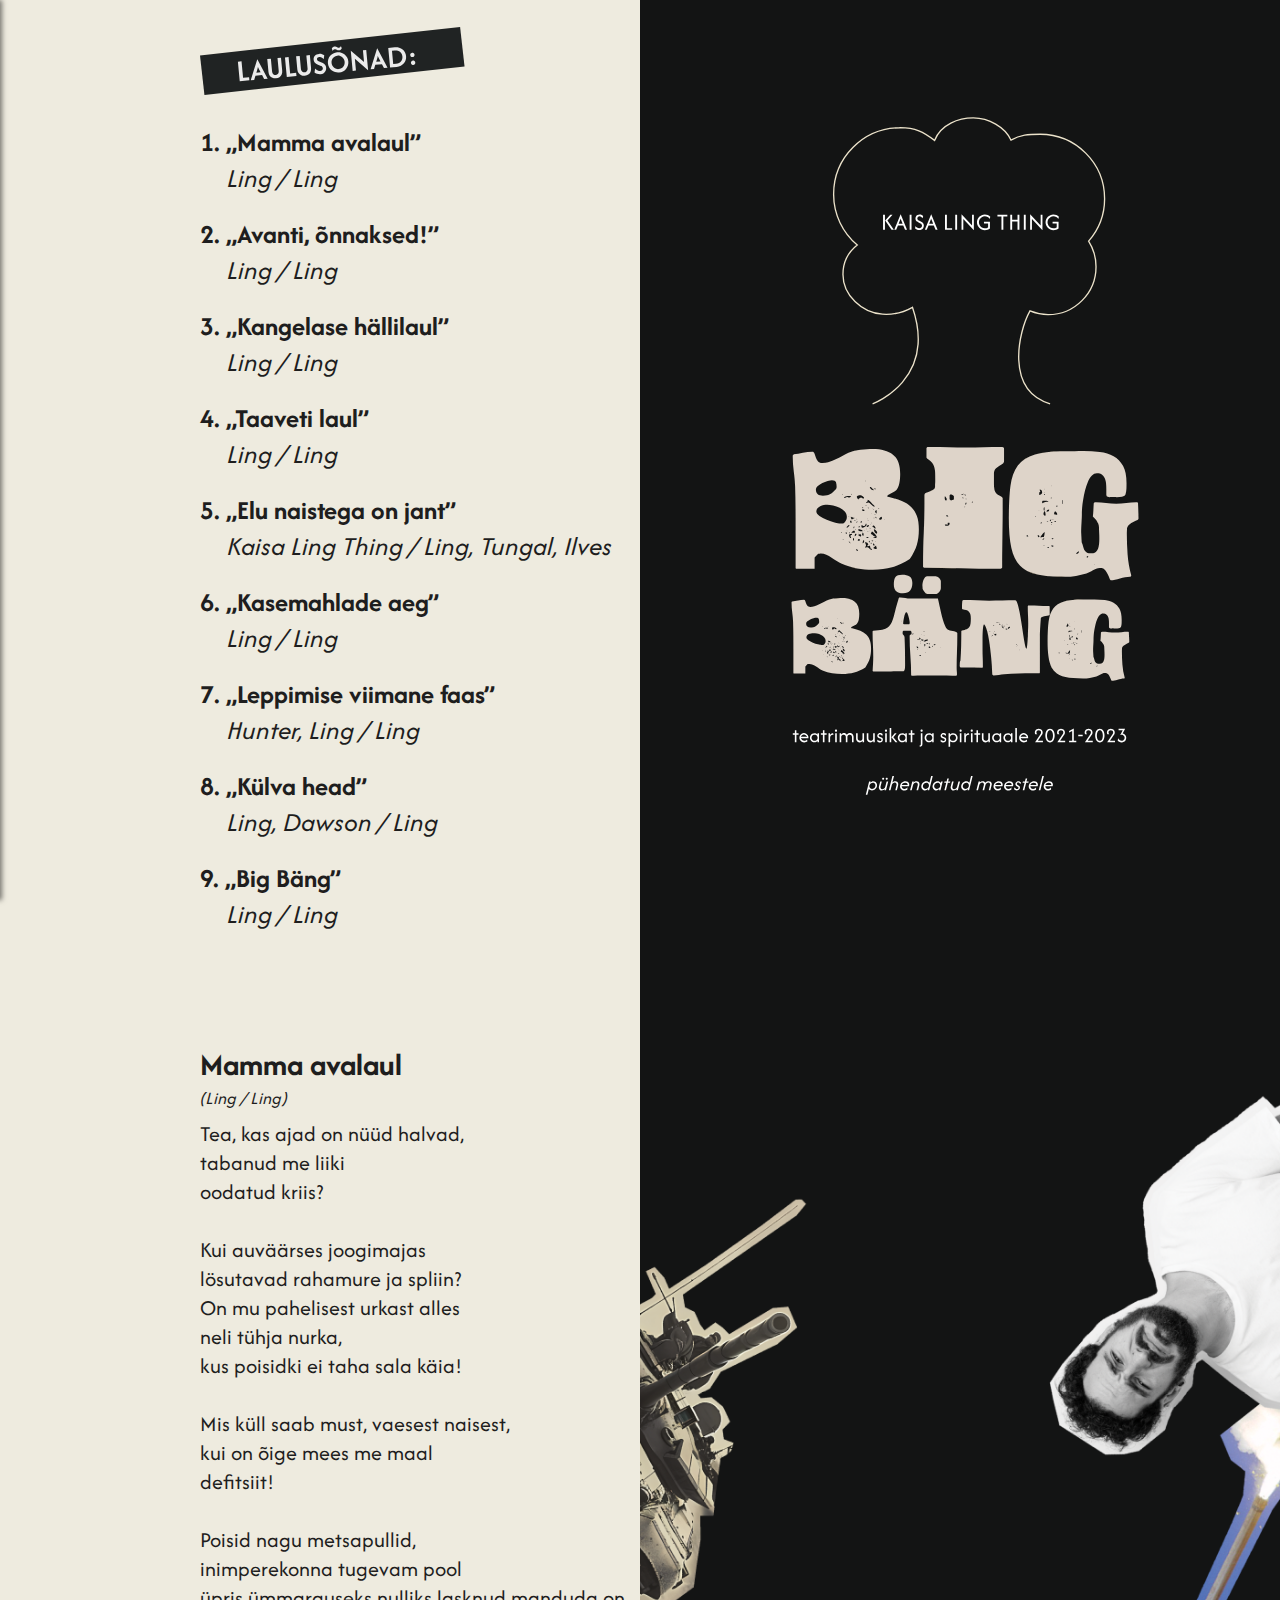
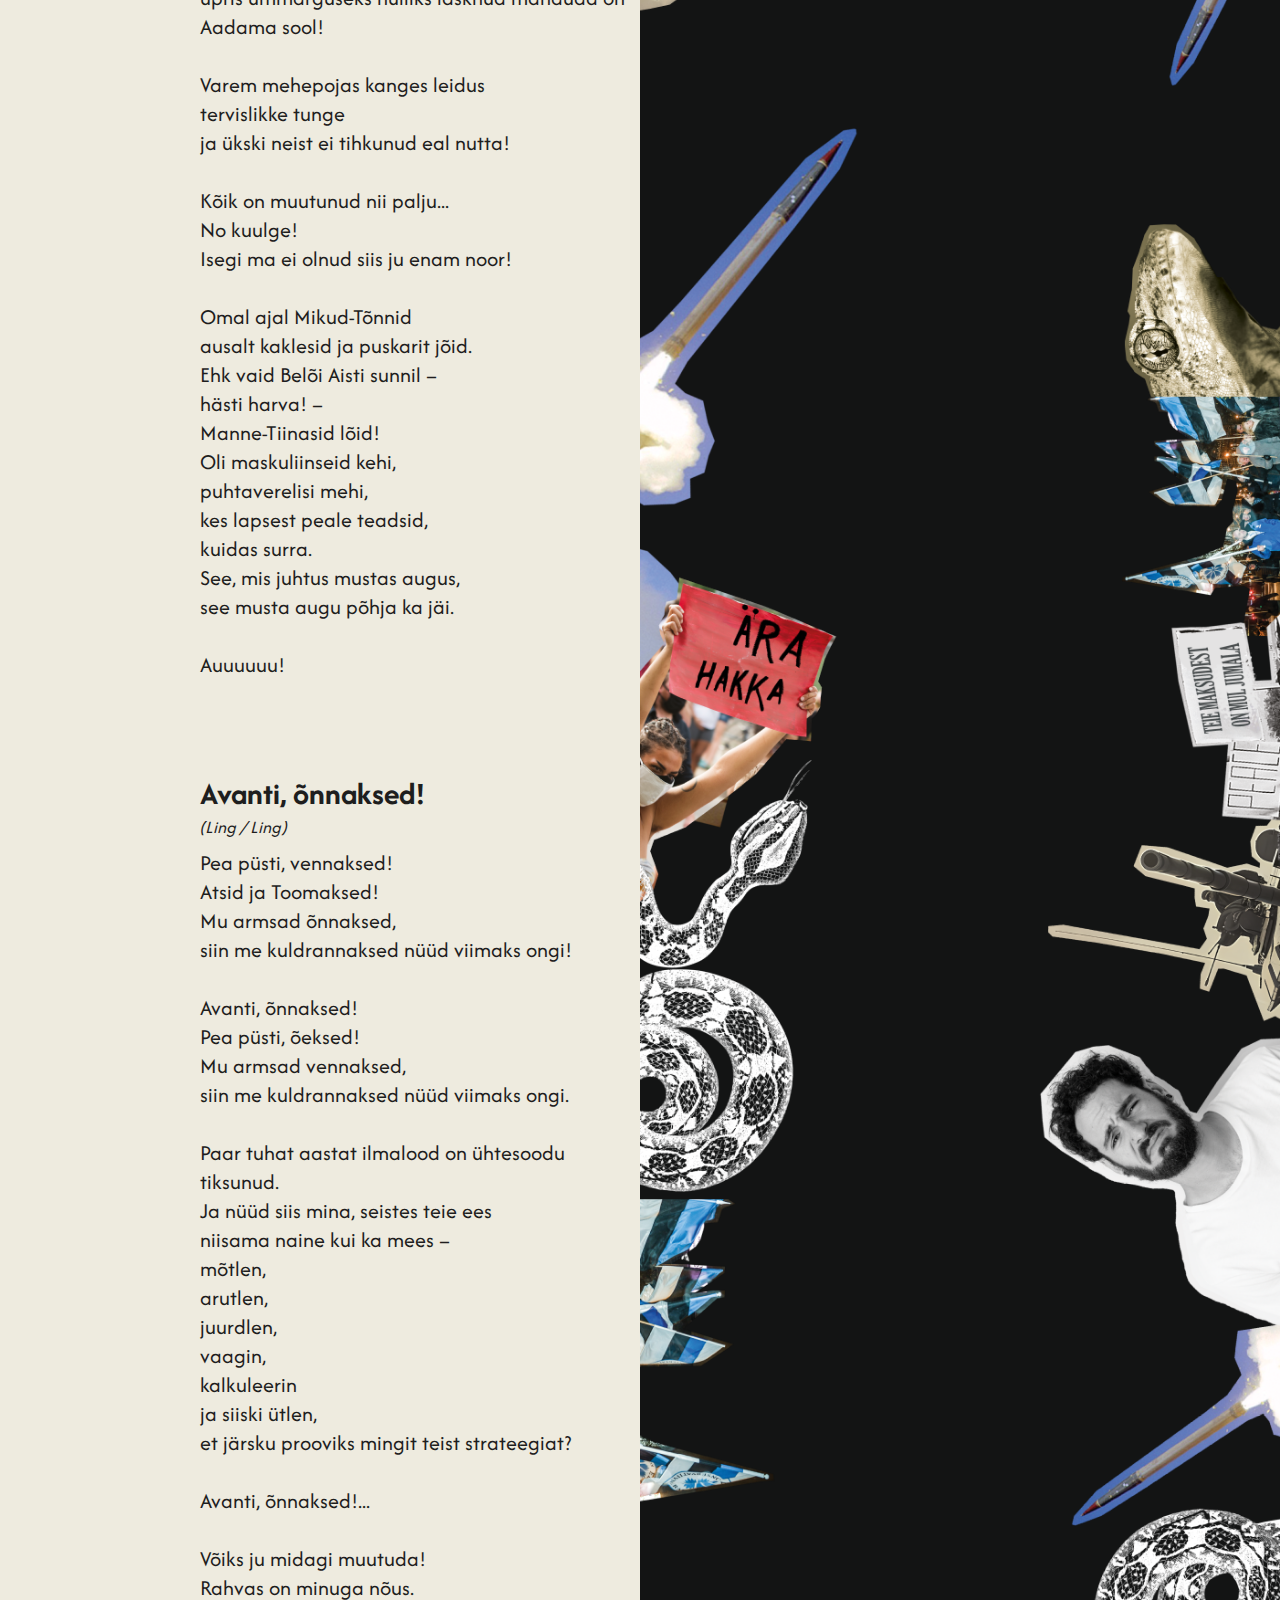
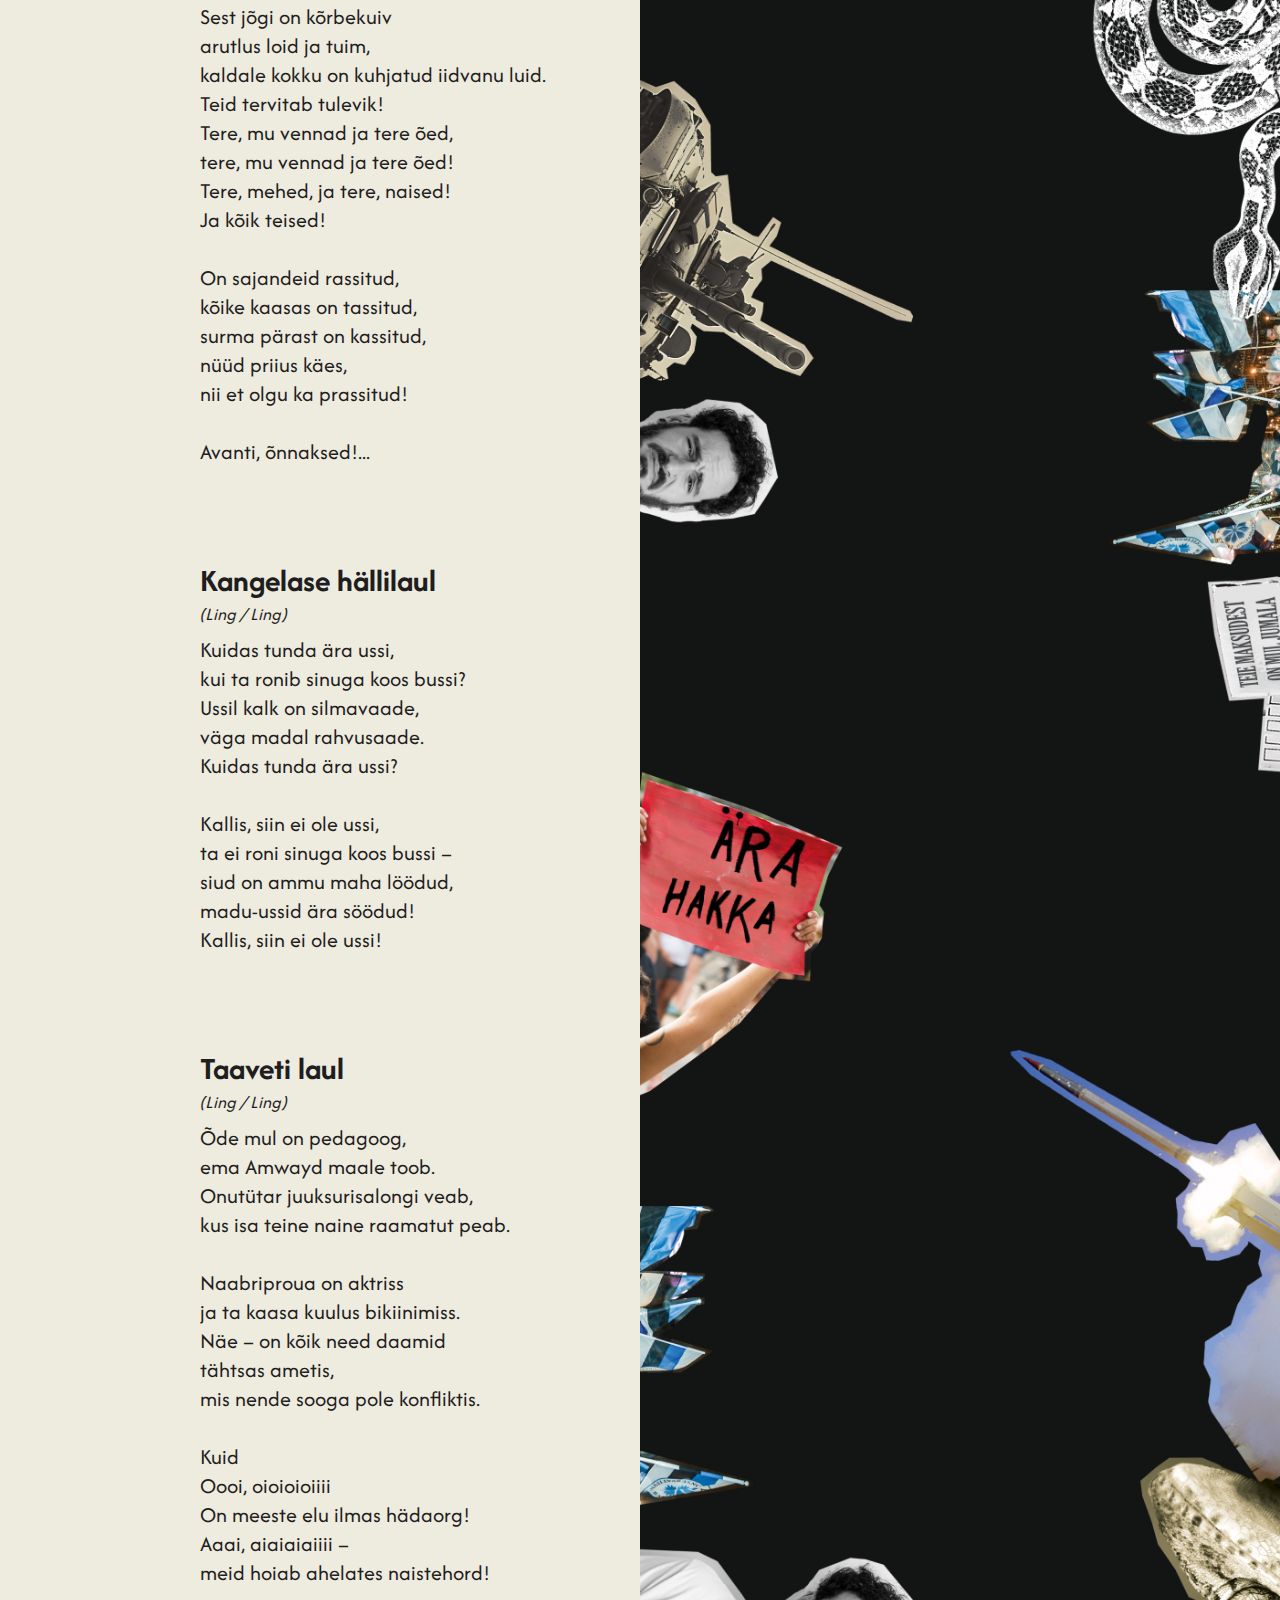
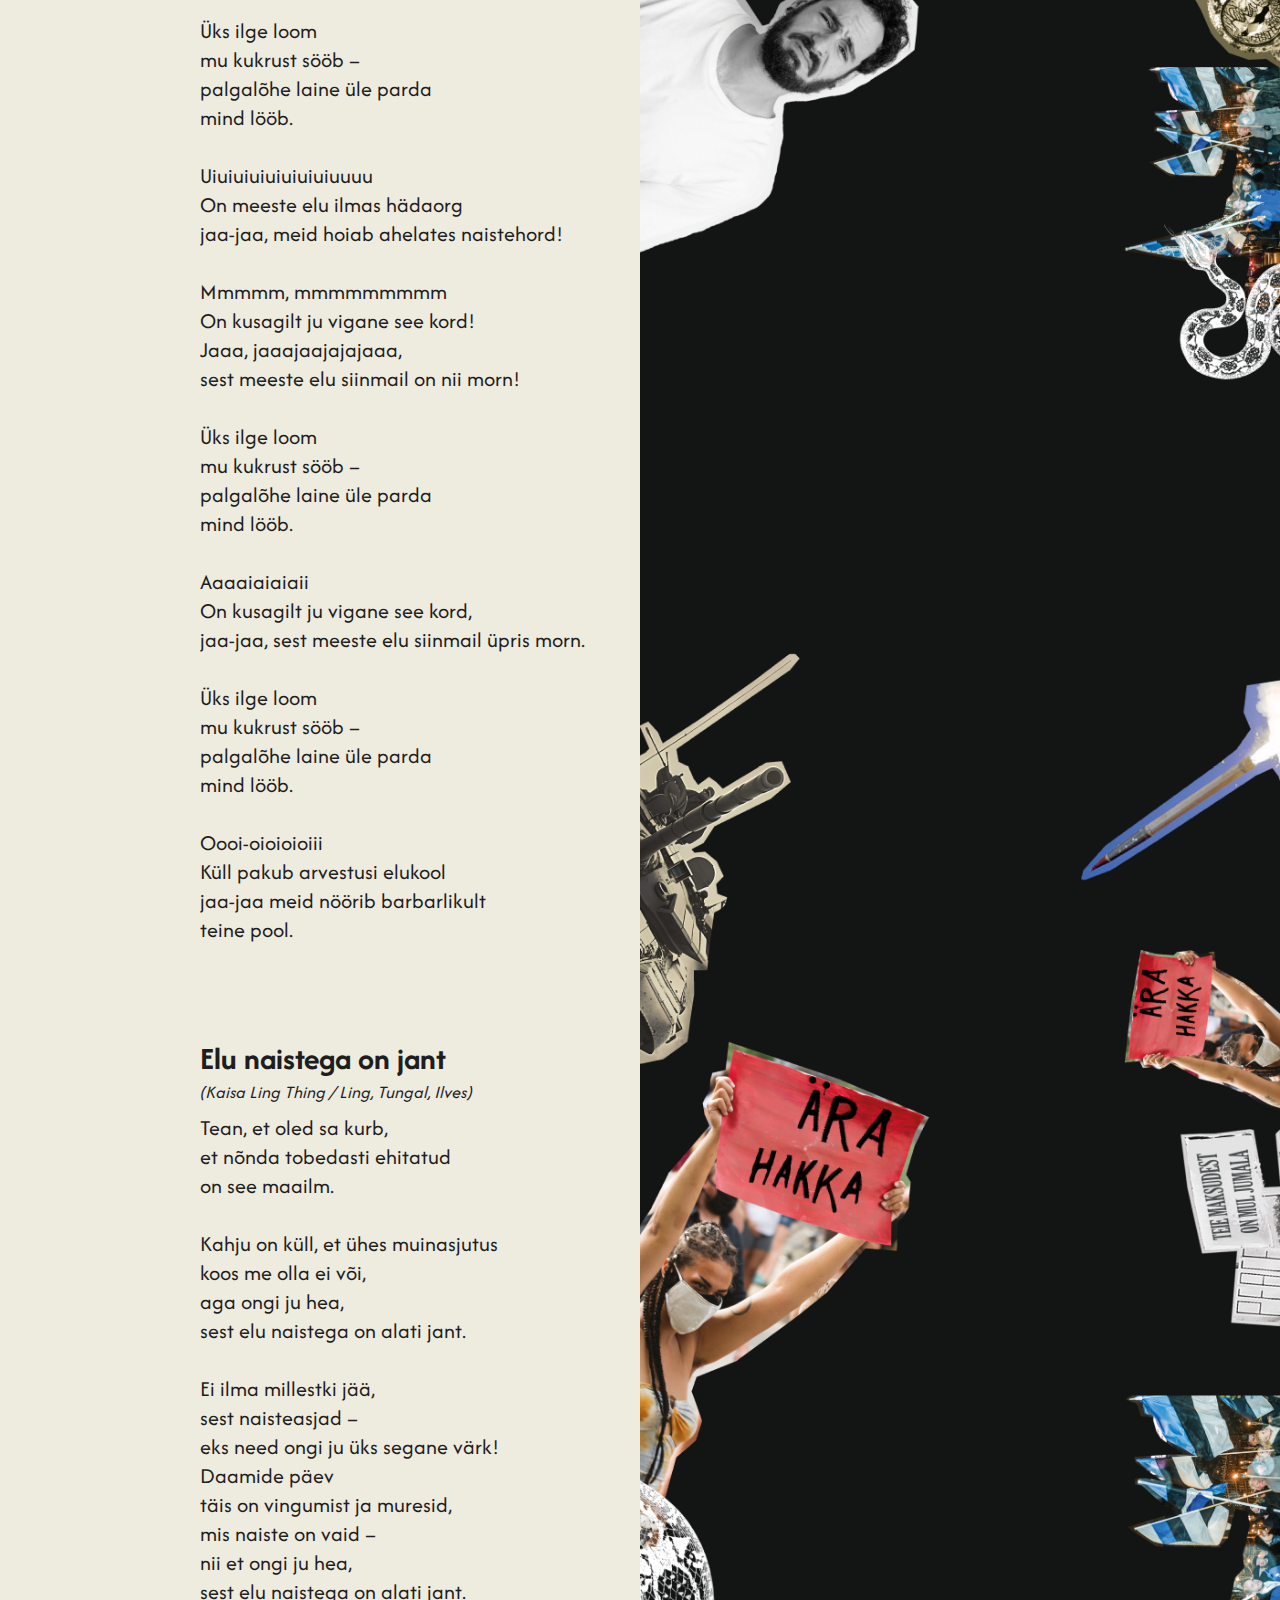
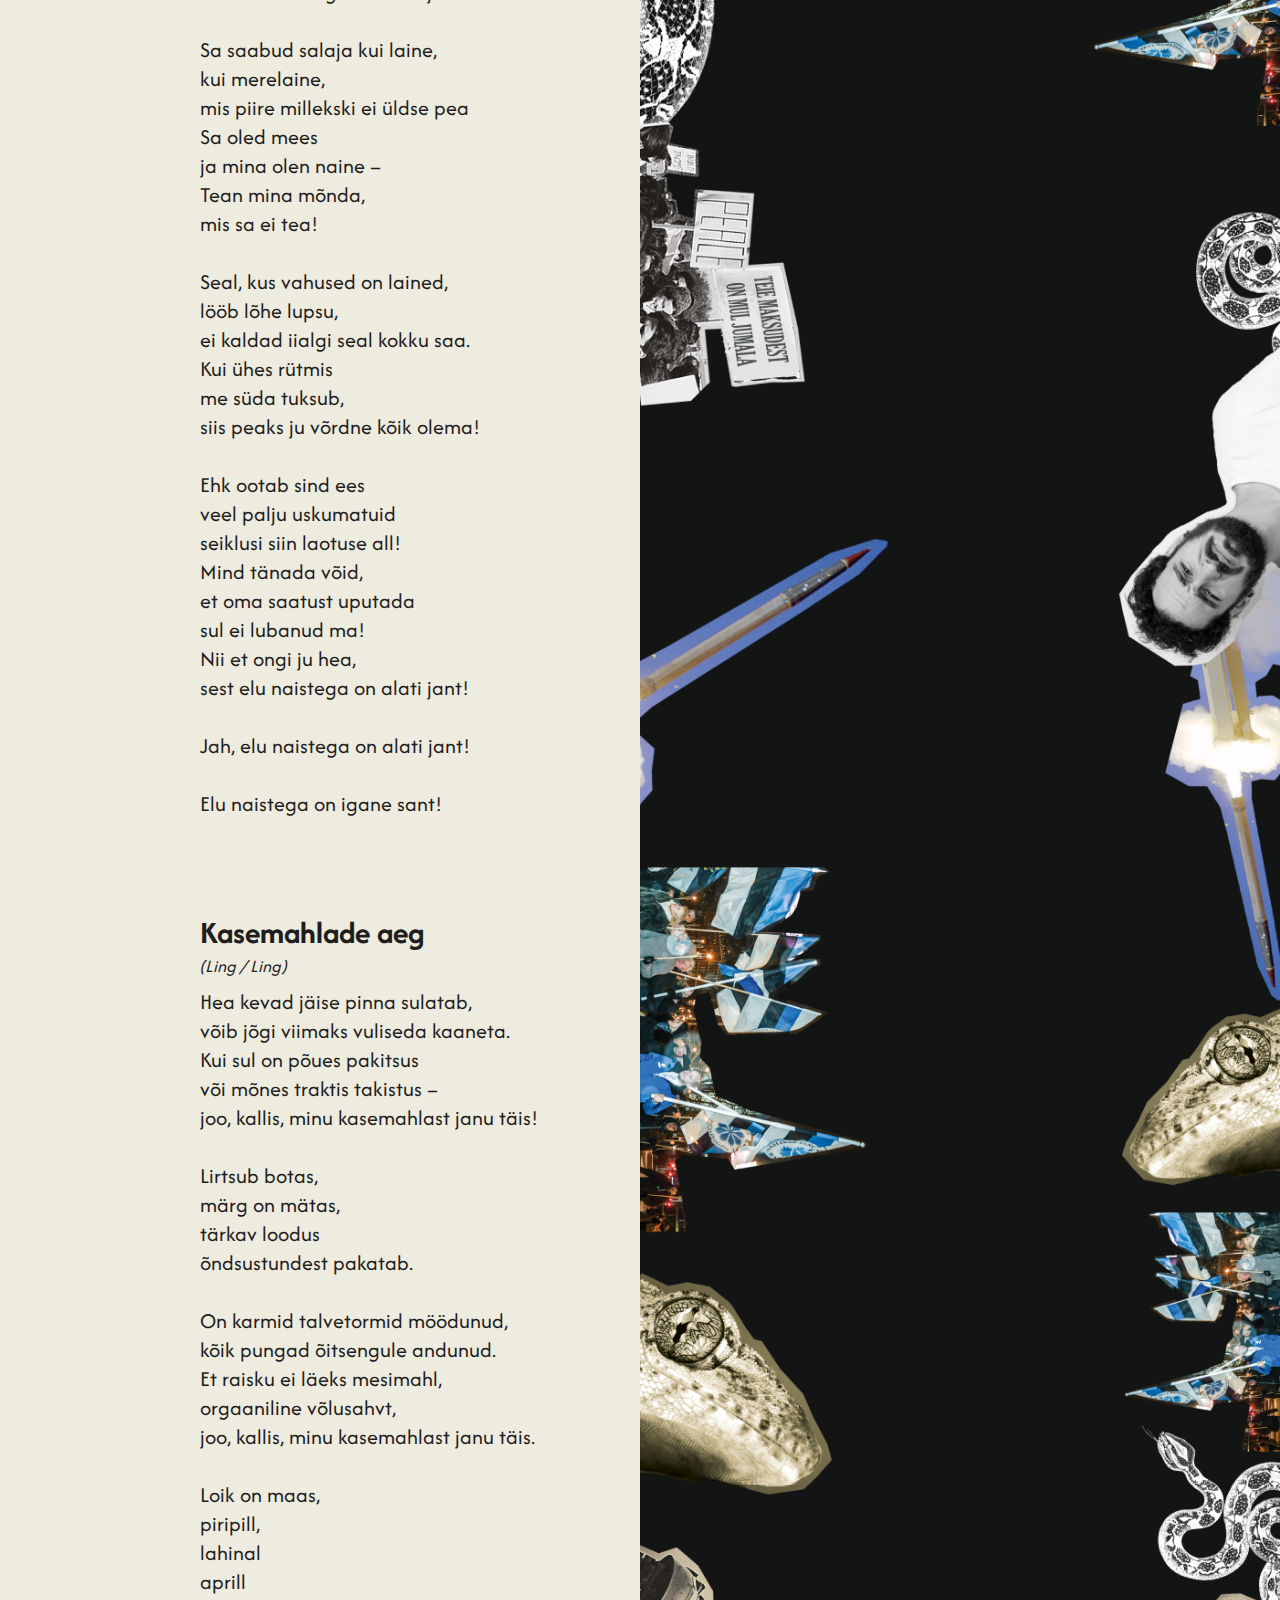
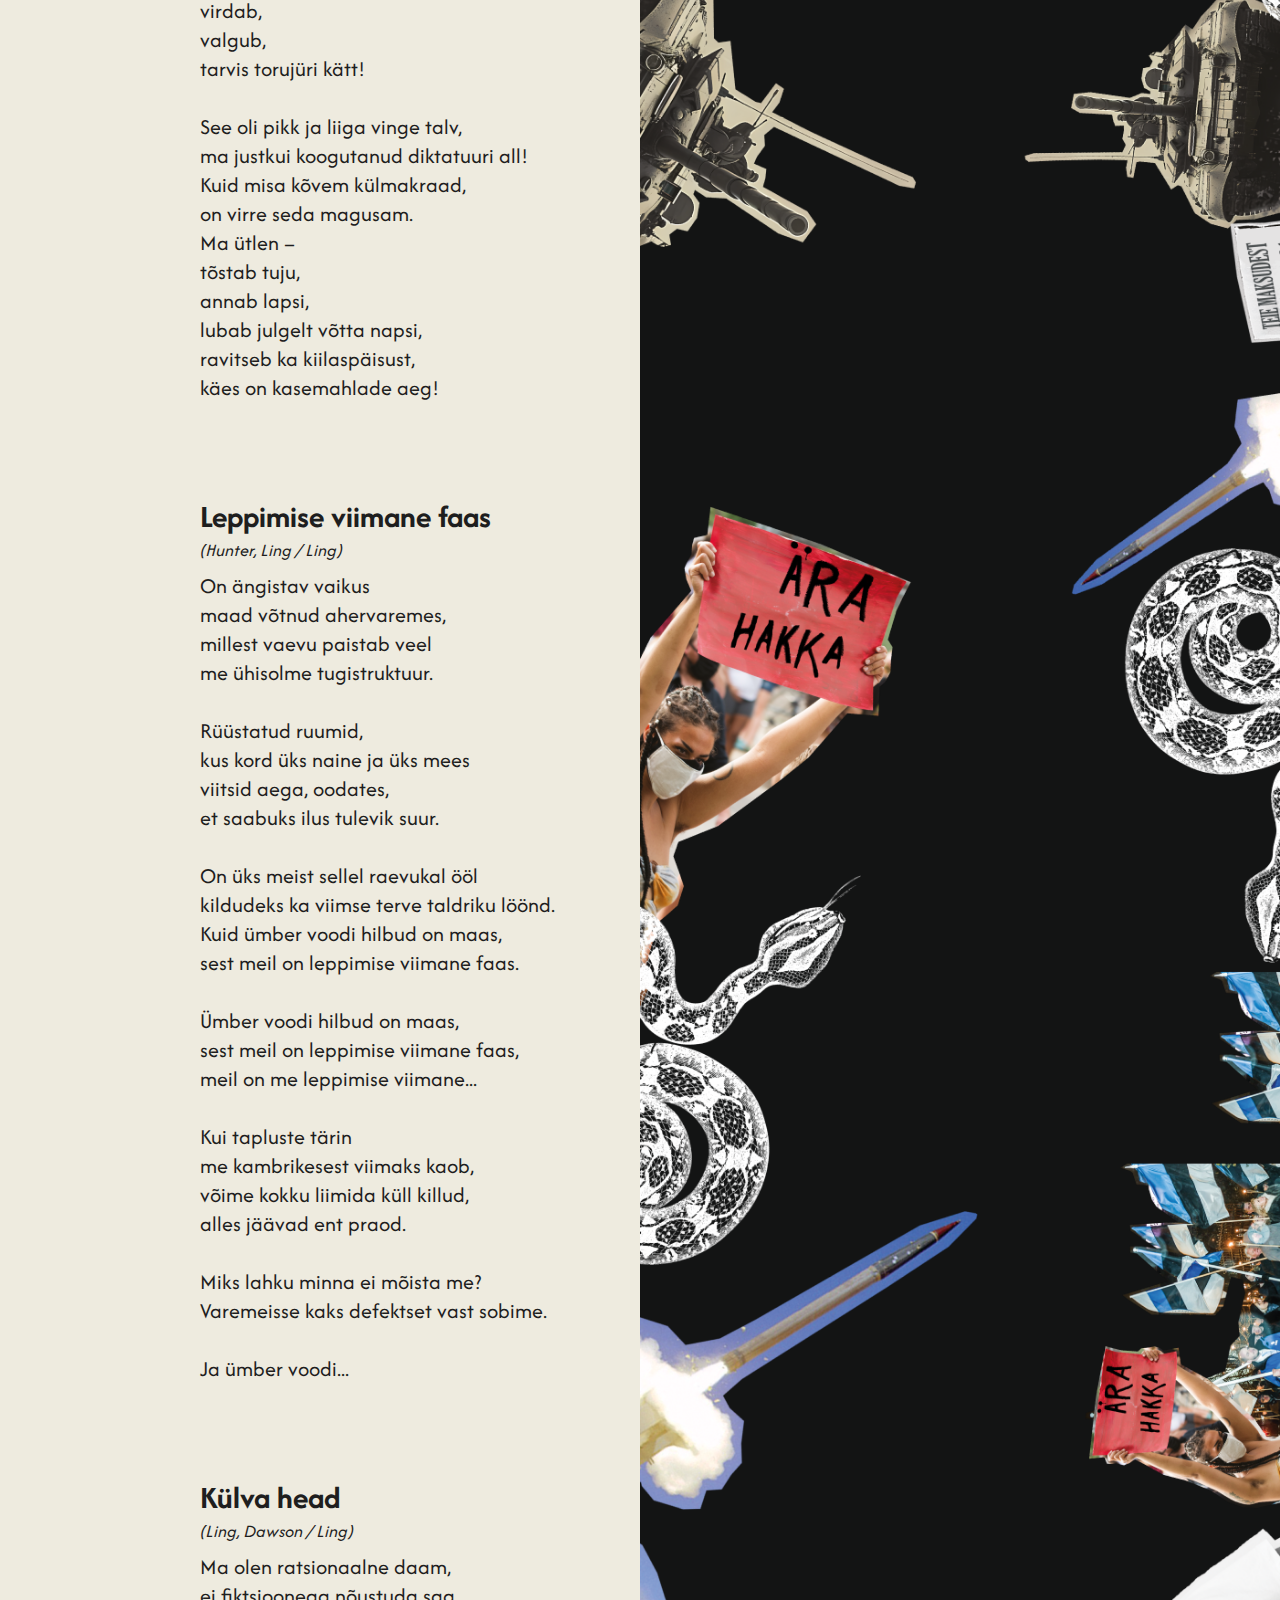
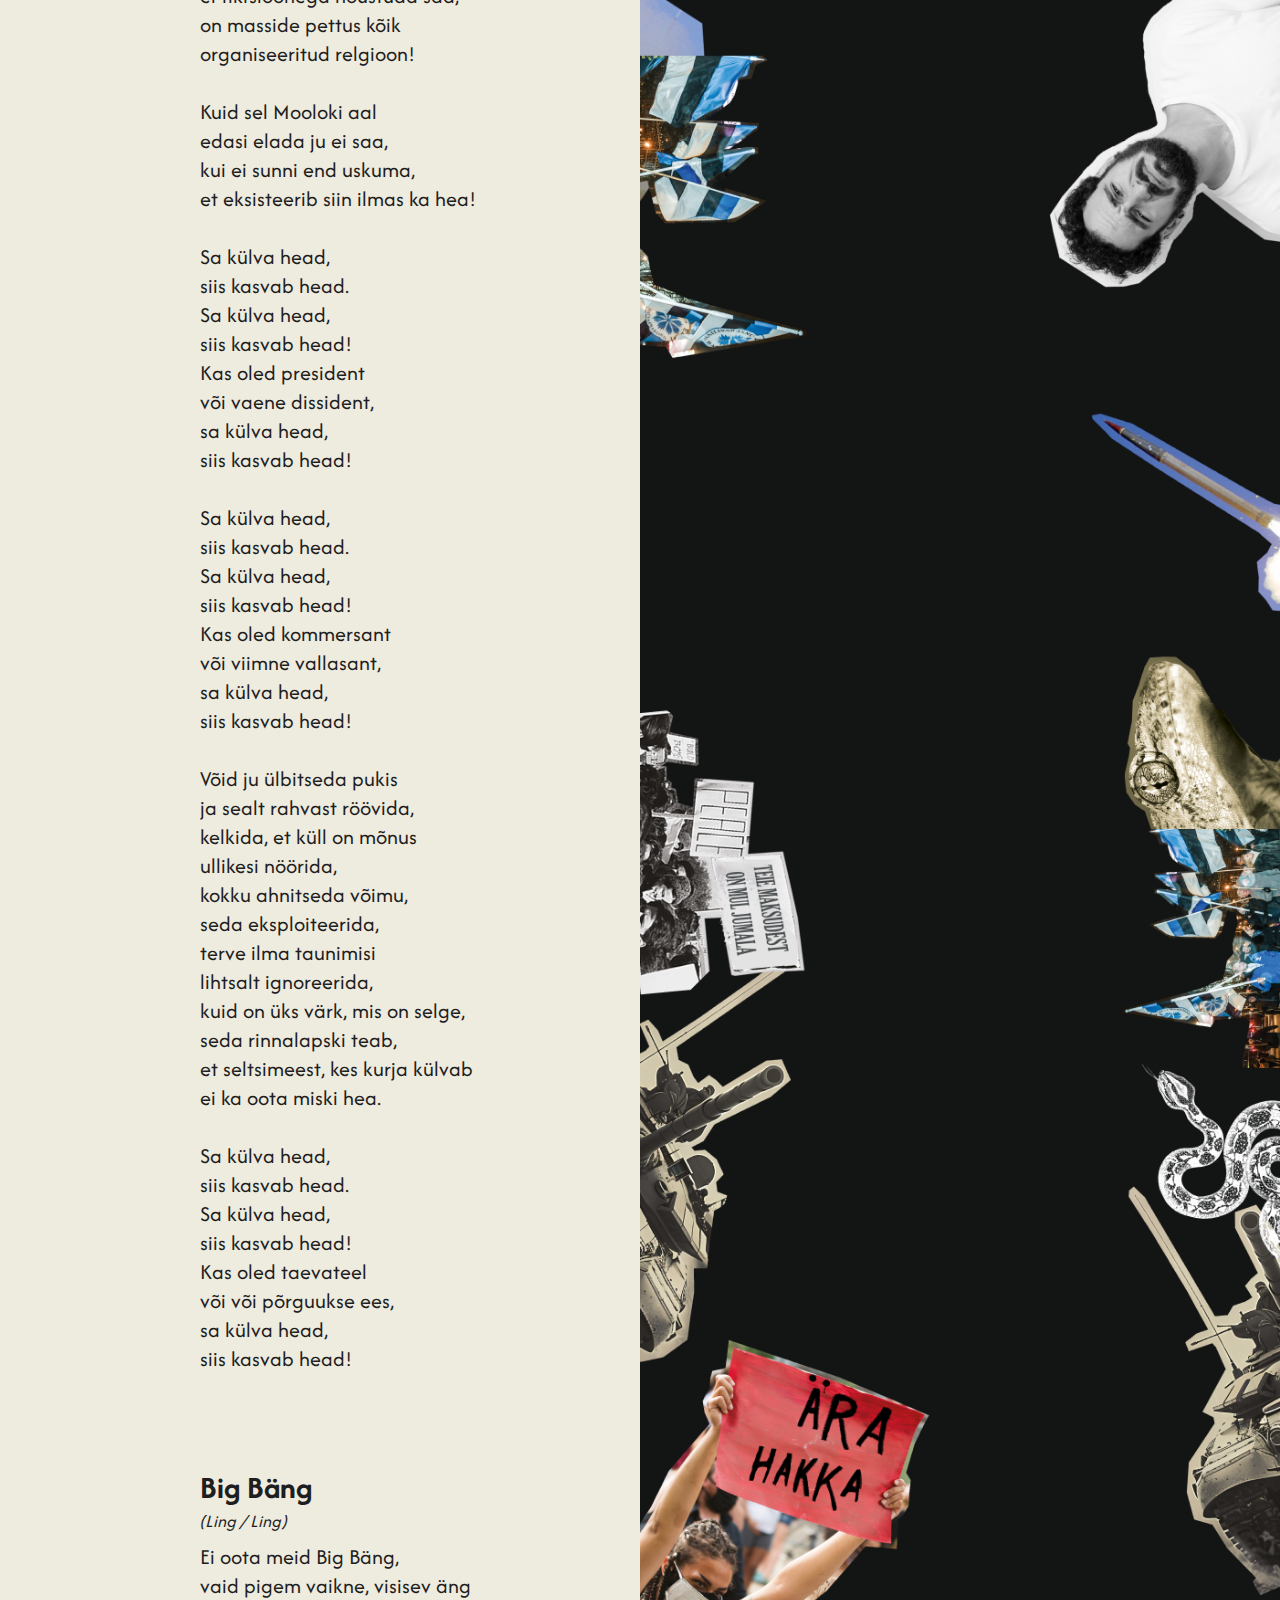
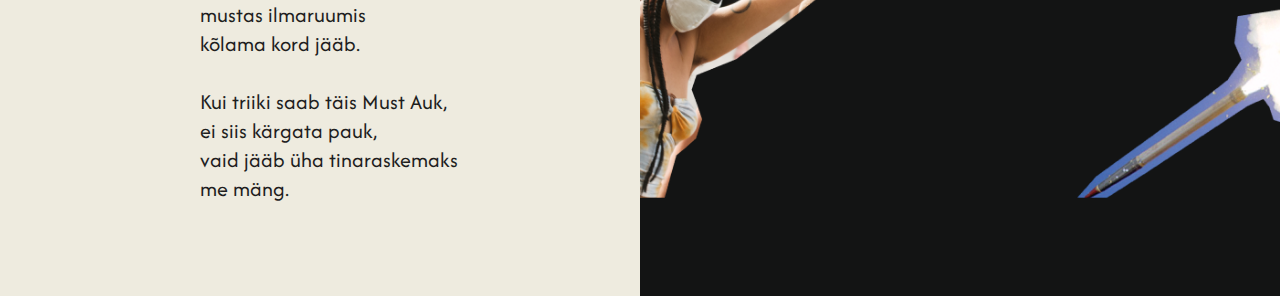
<file: static/bigbäng.html>
<!DOCTYPE html>
<html lang="en">

<head>
    <meta charset="UTF-8" name="viewport" content="width=device-width, initial-scale=1">
    <title>Big Bäng (2024) · Kaisa Ling Thing</title>
    <link rel="preconnect" href="https://fonts.googleapis.com">
    <link rel="preconnect" href="https://fonts.gstatic.com" crossorigin>
    <link href="https://fonts.googleapis.com/css2?family=Afacad:ital,wght@0,400..700;1,400..700&display=swap"
        rel="stylesheet">
    <style>
        body {
            font-family: "Afacad", sans-serif;
            font-optical-sizing: auto;
            color: #1E1E1E;
            background-color: #EEEBDF;
            margin: 0;
            padding: 0;
            box-sizing: border-box;
        }

        .container {
            display: flex;
            width: 100vw;
            min-height: 100vh;
            transition: transform 0.25s ease-in-out;
            /* Smooth transition */
        }

        .lyrics {
            width: 50vw;
            /* 50% of the viewport width */
            box-sizing: border-box;
            overflow-y: auto;
            margin-left: 0px;
            padding-left: 200px;
            /* Adjust this value as needed */
        }

        .image-container {
            width: 50vw;
            /* 50% of the viewport width */
            background-color: #131414;
            background-image: url()
        }

        .svg-image {
            width: 100vw;
            max-width: 50vw;
            height: auto;
            max-height: 80vh;
            position: fixed;
            top: 50%;
            left: 75%;
            transform: translate(-50%, -50%);
        }

        /* TO DO Make this work */
        .svg-image.shifted {
            opacity: 0;
            /* Change opacity to 0 to make it invisible */
        }

        .png-image {
            width: 100%;
            /* Full width of the container */
            height: auto;
            /* Maintain aspect ratio */
            position: relative;
            z-index: 1;
            /* Stack above the SVG if necessary */
        }

        h2,
        h3,
        pre {
            margin: 0;
        }

        h2 {
            font-family: inherit;
            font-size: 32px;
            font-weight: 700;
            margin-top: 2em;
        }

        h3 {
            font-family: inherit;
            font-size: 18px;
            font-weight: 400;
            font-style: italic;
            margin-bottom: 0.5em;
        }

        h3::before {
            content: "(";
        }

        h3::after {
            content: ")";
        }

        pre {
            font-family: inherit;
            white-space: pre-wrap;
            font-size: 22px;
            font-weight: 400;
            mix-blend-mode: normal;
        }

        .table-of-contents {
    min-height: 100vh;
    box-sizing: border-box;
    display: flex;
    justify-content: center; /* Center horizontally if needed */
    flex-direction: column; /* Ensure items stack vertically */
    font-size: 27px;
}

        .table-of-contents img {
            margin-bottom: 20px;
            width: 40%;
            height: auto;
        }

        .table-of-contents a {
            text-decoration: none;
            color: inherit;
        }

        .table-of-contents a:hover .toc-title,
        .table-of-contents a:hover .toc-authors {
            text-decoration: underline;
        }

        .table-of-contents ul {
            padding-inline-start: 0px;
            box-sizing: border-box;
        }

        .table-of-contents li {
            list-style: none;
            font-weight: 700;
            margin-bottom: 20px;
        }

        .toc-number,
        .toc-title {
            font-weight: bold;
            display: inline;
        }

        .toc-title::before {
            content: '„';
            /* Unicode for left double quote */
        }

        .toc-title::after {
            content: '”';
            /* Unicode for right double quote */
        }


        .toc-authors {
            display: block;
            font-weight: 400;
            font-style: italic;
            padding-left: 1em;
        }

        /* TO DO Paper texture background */

        .navigation-link {
            position: fixed;
            left: -100px;
            /* Initial position off-screen */
            top: 50%;
            transform: translateY(-50%);
            width: auto;
            max-height: 100vh;
            z-index: 999;
            transition: left 0.25s ease-in-out;
            /* Transition for the left property */
            cursor: pointer;
            /* Change cursor to pointer on hover */
        }

        .visible {
            left: 0;
            /* Final position when visible */
        }

        /* Add these styles inside the <style> block in your HTML */
        .menu {
            position: fixed;
            top: 0;
            left: -50vw;
            /* Start hidden off-screen */
            width: 50vw;
            /* Take up half the screen width */
            height: 100vh;
            /* Cover full viewport height */
            background-color: #FFFFFF;
            /* Adjust as needed */
            box-shadow: 2px 0 5px rgba(0, 0, 0, 0.5);
            transition: left 0.25s ease-in-out;
            /* Smooth sliding effect */
            z-index: 998;
            /* Ensure it overlays other content */
            justify-items: center;
        }

        .menu.visible {
            left: 0;
            /* Slide the menu in */
        }

        .container.shifted {
            transform: translateX(50vw);
            /* Move the main content out of the way */
            transition: transform 0.25s ease-in-out;
            /* Smooth transition */
        }

        @media only screen and (max-width: 1200px) {
            .container {
                flex-direction: column;
                /* Stack items vertically */
                align-items: flex-start;
                /* Align items to the start */
            }

            .lyrics {
                width: 100vw;
                margin: 0;
                background-image: url("images/web_taust_mobla.webp");
                background-position: right center;
                background-repeat: no-repeat;
                background-size: 20em auto;
            }

            .image-container {
                order: 1;
                /* Ensure the image-container comes first */
                width: 100vw;
                margin: 0;
            }

            .svg-image,
            .png-image {
                width: 100vw;
                /* Full width of viewport */
                max-width: 100vw;
                /* Avoid exceeding container size */
                position: relative;
                /* Ensure relative positioning */
                transform: none;
                /* Remove transform for better layout */
                top: 0;
                /* No offset from top */
                left: 0;
                /* No offset from left */
            }

            .lyrics {
                order: 2;
                /* Ensure lyrics section comes after the image */
                padding: 20px;
            }

            .png-image {
                display: none;
            }

            .menu {
                visibility: hidden;
            }
            .navigation-link-container.desktop {
                display: block;
            }
        }

        .navigation-link-container.desktop {
            display: none;
        }

        #toc-image {
    width: auto; 
    height: 2.5em;
}
    </style>
</head>

<body>
    <!-- Desktop Navigation Link -->
    <div class="navigation-link-container hide desktop">
        <img src="images/bigbang-laulusonad-vertical.svg" alt="Laulusõnad" class="navigation-link">
    </div>
    <div class="menu">
        <div class="table-of-contents">
            <ul>
                <li><a href="#mamma-avalaul"><span class="toc-number">1.</span> <span class="toc-title">Mamma
                            avalaul</span> <span class="toc-authors">Ling / Ling</span></a></li>
                <li><a href="#avanti-onnaksed"><span class="toc-number">2.</span> <span class="toc-title">Avanti,
                            õnnaksed!</span> <span class="toc-authors">Ling / Ling</span></a></li>
                <li><a href="#kangelase-hallilaul"><span class="toc-number">3.</span> <span class="toc-title">Kangelase
                            hällilaul</span> <span class="toc-authors">Ling /
                            Ling</span></a></li>
                <li><a href="#taaveti-laul"><span class="toc-number">4.</span> <span class="toc-title">Taaveti
                            laul</span> <span class="toc-authors">Ling / Ling</span></a></li>
                <li><a href="#elu-naistega-on-jant"><span class="toc-number">5.</span> <span class="toc-title">Elu
                            naistega on jant</span> <span class="toc-authors">Kaisa Ling Thing / Ling, Tungal,
                            Ilves</span></a></li>
                <li><a href="#kasemahlade-aeg"><span class="toc-number">6.</span> <span class="toc-title">Kasemahlade
                            aeg</span> <span class="toc-authors">Ling /
                            Ling</span></a></li>
                <li><a href="#leppimise-viimane-faas"><span class="toc-number">7.</span> <span
                            class="toc-title">Leppimise viimane faas</span> <span class="toc-authors">Hunter, Ling /
                            Ling</span></a></li>
                <li><a href="#kulva-head"><span class="toc-number">8.</span> <span class="toc-title">Külva
                            head</span> <span class="toc-authors">Ling, Dawson / Ling</span></a></li>
                <li><a href="#big-bang"><span class="toc-number">9.</span> <span class="toc-title">Big Bäng</span>
                        <span class="toc-authors">Ling / Ling</span></a></li>
            </ul>
        </div>
    </div>
    <div class="container">
        <div class="lyrics">
            <div class="table-of-contents" id="toc">
                <ul>
                    <img src="images/bigbang-laulusonad.svg"alt="Laulusõnad:" class="toc-image" id="toc-image">
                    <li><a href="#mamma-avalaul"><span class="toc-number">1.</span> <span class="toc-text"></span><span class="toc-title">Mamma
                                avalaul</span> <span class="toc-authors">Ling / Ling</span> </span></a></li>
                    <li><a href="#avanti-onnaksed"><span class="toc-number">2.</span> <span class="toc-title">Avanti,
                                õnnaksed!</span> <span class="toc-authors">Ling / Ling</span></a></li>
                    <li><a href="#kangelase-hallilaul"><span class="toc-number">3.</span> <span
                                class="toc-title">Kangelase hällilaul</span> <span class="toc-authors">Ling /
                                Ling</span></a></li>
                    <li><a href="#taaveti-laul"><span class="toc-number">4.</span> <span class="toc-title">Taaveti
                                laul</span> <span class="toc-authors">Ling / Ling</span></a></li>
                    <li><a href="#elu-naistega-on-jant"><span class="toc-number">5.</span> <span class="toc-title">Elu
                                naistega on jant</span> <span class="toc-authors">Kaisa Ling Thing / Ling, Tungal,
                                Ilves</span></a></li>
                    <li><a href="#kasemahlade-aeg"><span class="toc-number">6.</span> <span
                                class="toc-title">Kasemahlade aeg</span> <span class="toc-authors">Ling /
                                Ling</span></a></li>
                    <li><a href="#leppimise-viimane-faas"><span class="toc-number">7.</span> <span
                                class="toc-title">Leppimise viimane faas</span> <span class="toc-authors">Hunter, Ling /
                                Ling</span></a></li>
                    <li><a href="#kulva-head"><span class="toc-number">8.</span> <span class="toc-title">Külva
                                head</span> <span class="toc-authors">Ling, Dawson / Ling</span></a></li>
                    <li><a href="#big-bang"><span class="toc-number">9.</span> <span class="toc-title">Big Bäng</span>
                            <span class="toc-authors">Ling / Ling</span></a></li>
                </ul>
            </div>
            <h2 id="mamma-avalaul">Mamma avalaul</h2>
            <h3>Ling / Ling</h3>
            <pre>
Tea, kas ajad on nüüd halvad,  
tabanud me liiki  
oodatud kriis?

Kui auväärses joogimajas  
lösutavad rahamure ja spliin?  
On mu pahelisest urkast alles  
neli tühja nurka,  
kus poisidki ei taha sala käia!

Mis küll saab must, vaesest naisest,  
kui on õige mees me maal  
defitsiit!

Poisid nagu metsapullid,  
inimperekonna tugevam pool  
üpris ümmarguseks nulliks lasknud manduda on Aadama sool!

Varem mehepojas kanges leidus  
tervislikke tunge  
ja ükski neist ei tihkunud eal nutta!

Kõik on muutunud nii palju...  
No kuulge!  
Isegi ma ei olnud siis ju enam noor!

Omal ajal Mikud-Tõnnid  
ausalt kaklesid ja puskarit jõid.  
Ehk vaid Belõi Aisti sunnil –  
hästi harva! –  
Manne-Tiinasid lõid!  
Oli maskuliinseid kehi,  
puhtaverelisi mehi,  
kes lapsest peale teadsid,  
kuidas surra.  
See, mis juhtus mustas augus,  
see musta augu põhja ka jäi.

Auuuuuu!
    </pre>
            <h2 id="avanti-onnaksed">Avanti, õnnaksed!</h2>
            <h3>Ling / Ling</h3>
            <pre>
Pea püsti, vennaksed!  
Atsid ja Toomaksed!  
Mu armsad õnnaksed,  
siin me kuldrannaksed nüüd viimaks ongi!

Avanti, õnnaksed!  
Pea püsti, õeksed!  
Mu armsad vennaksed,  
siin me kuldrannaksed nüüd viimaks ongi.

Paar tuhat aastat ilmalood on ühtesoodu tiksunud.  
Ja nüüd siis mina, seistes teie ees  
niisama naine kui ka mees –  
mõtlen,  
arutlen,  
juurdlen,  
vaagin,  
kalkuleerin  
ja siiski ütlen,  
et järsku prooviks mingit teist strateegiat?

Avanti, õnnaksed!...

Võiks ju midagi muutuda!  
Rahvas on minuga nõus.  
Sest jõgi on kõrbekuiv  
arutlus loid ja tuim,  
kaldale kokku on kuhjatud iidvanu luid.  
Teid tervitab tulevik!  
Tere, mu vennad ja tere õed,  
tere, mu vennad ja tere õed!  
Tere, mehed, ja tere, naised!  
Ja kõik teised!

On sajandeid rassitud,  
kõike kaasas on tassitud,  
surma pärast on kassitud,  
nüüd priius käes,  
nii et olgu ka prassitud!

Avanti, õnnaksed!...
    </pre>

            <h2 id="kangelase-hallilaul">Kangelase hällilaul</h2>
            <h3>Ling / Ling</h3>
            <pre>
Kuidas tunda ära ussi,  
kui ta ronib sinuga koos bussi?  
Ussil kalk on silmavaade,  
väga madal rahvusaade.  
Kuidas tunda ära ussi?

Kallis, siin ei ole ussi,  
ta ei roni sinuga koos bussi –  
siud on ammu maha löödud,  
madu-ussid ära söödud!  
Kallis, siin ei ole ussi!
    </pre>

            <h2 id="taaveti-laul">Taaveti laul</h2>
            <h3>Ling / Ling</h3>
            <pre>
Õde mul on pedagoog,  
ema Amwayd maale toob.  
Onutütar juuksurisalongi veab,  
kus isa teine naine raamatut peab.

Naabriproua on aktriss  
ja ta kaasa kuulus bikiinimiss.  
Näe – on kõik need daamid  
tähtsas ametis,  
mis nende sooga pole konfliktis.

Kuid  
Oooi, oioioioiiii  
On meeste elu ilmas hädaorg!  
Aaai, aiaiaiaiiii –  
meid hoiab ahelates naistehord!

Üks ilge loom  
mu kukrust sööb –  
palgalõhe laine üle parda  
mind lööb.

Uiuiuiuiuiuiuiuiuuuu  
On meeste elu ilmas hädaorg  
jaa-jaa, meid hoiab ahelates naistehord!

Mmmmm, mmmmmmmmm  
On kusagilt ju vigane see kord!  
Jaaa, jaaajaajajajaaa,  
sest meeste elu siinmail on nii morn!

Üks ilge loom  
mu kukrust sööb –  
palgalõhe laine üle parda  
mind lööb.

Aaaaiaiaiaii  
On kusagilt ju vigane see kord,  
jaa-jaa, sest meeste elu siinmail üpris morn.

Üks ilge loom  
mu kukrust sööb –  
palgalõhe laine üle parda  
mind lööb.

Oooi-oioioioiii  
Küll pakub arvestusi elukool  
jaa-jaa meid nöörib barbarlikult  
teine pool.
    </pre>

            <h2 id="elu-naistega-on-jant">Elu naistega on jant</h2>
            <h3>Kaisa Ling Thing / Ling, Tungal, Ilves</h3>
            <pre>
Tean, et oled sa kurb,  
et nõnda tobedasti ehitatud  
on see maailm.

Kahju on küll, et ühes muinasjutus  
koos me olla ei või,  
aga ongi ju hea,  
sest elu naistega on alati jant.

Ei ilma millestki jää,  
sest naisteasjad –  
eks need ongi ju üks segane värk!  
Daamide päev  
täis on vingumist ja muresid,  
mis naiste on vaid –  
nii et ongi ju hea,  
sest elu naistega on alati jant.

Sa saabud salaja kui laine,  
kui merelaine,  
mis piire millekski ei üldse pea  
Sa oled mees  
ja mina olen naine –  
Tean mina mõnda,  
mis sa ei tea!

Seal, kus vahused on lained,  
lööb lõhe lupsu,  
ei kaldad iialgi seal kokku saa.  
Kui ühes rütmis  
me süda tuksub,  
siis peaks ju võrdne kõik olema!

Ehk ootab sind ees  
veel palju uskumatuid  
seiklusi siin laotuse all!  
Mind tänada võid,  
et oma saatust uputada  
sul ei lubanud ma!  
Nii et ongi ju hea,  
sest elu naistega on alati jant!

Jah, elu naistega on alati jant!

Elu naistega on igane sant!
    </pre>

            <h2 id="kasemahlade-aeg">Kasemahlade aeg</h2>
            <h3>Ling / Ling</h3>
            <pre>
Hea kevad jäise pinna sulatab,  
võib jõgi viimaks vuliseda kaaneta.  
Kui sul on põues pakitsus  
või mõnes traktis takistus –  
joo, kallis, minu kasemahlast janu täis!

Lirtsub botas,  
märg on mätas,  
tärkav loodus  
õndsustundest pakatab.

On karmid talvetormid möödunud,  
kõik pungad õitsengule andunud.  
Et raisku ei läeks mesimahl,  
orgaaniline võlusahvt,  
joo, kallis, minu kasemahlast janu täis.

Loik on maas,  
piripill,  
lahinal  
aprill  
virdab,  
valgub,  
tarvis torujüri kätt!

See oli pikk ja liiga vinge talv,  
ma justkui koogutanud diktatuuri all!  
Kuid misa kõvem külmakraad,  
on virre seda magusam.  
Ma ütlen –  
tõstab tuju,  
annab lapsi,  
lubab julgelt võtta napsi,  
ravitseb ka kiilaspäisust,  
käes on kasemahlade aeg!
    </pre>
            <h2 id="leppimise-viimane-faas">Leppimise viimane faas</h2>
            <h3>Hunter, Ling / Ling</h3>
            <pre>
On ängistav vaikus  
maad võtnud ahervaremes,  
millest vaevu paistab veel  
me ühisolme tugistruktuur.

Rüüstatud ruumid,  
kus kord üks naine ja üks mees  
viitsid aega, oodates,  
et saabuks ilus tulevik suur.

On üks meist sellel raevukal ööl  
kildudeks ka viimse terve taldriku löönd.  
Kuid ümber voodi hilbud on maas,  
sest meil on leppimise viimane faas.

Ümber voodi hilbud on maas,  
sest meil on leppimise viimane faas,  
meil on me leppimise viimane...

Kui tapluste tärin  
me kambrikesest viimaks kaob,  
võime kokku liimida küll killud,  
alles jäävad ent praod.

Miks lahku minna ei mõista me?  
Varemeisse kaks defektset vast sobime.

Ja ümber voodi...
 </pre>

            <h2 id="kulva-head">Külva head</h2>
            <h3>Ling, Dawson / Ling</h3>
            <pre>
Ma olen ratsionaalne daam,  
ei fiktsioonega nõustuda saa,  
on masside pettus kõik  
organiseeritud relgioon!

Kuid sel Mooloki aal  
edasi elada ju ei saa,  
kui ei sunni end uskuma,  
et eksisteerib siin ilmas ka hea!

Sa külva head,  
siis kasvab head.  
Sa külva head,  
siis kasvab head!  
Kas oled president  
või vaene dissident,  
sa külva head,  
siis kasvab head!

Sa külva head,  
siis kasvab head.  
Sa külva head,  
siis kasvab head!  
Kas oled kommersant  
või viimne vallasant,  
sa külva head,  
siis kasvab head!

Võid ju ülbitseda pukis  
ja sealt rahvast röövida,  
kelkida, et küll on mõnus  
ullikesi nöörida,  
kokku ahnitseda võimu,  
seda eksploiteerida,  
terve ilma taunimisi  
lihtsalt ignoreerida,  
kuid on üks värk, mis on selge,  
seda rinnalapski teab,  
et seltsimeest, kes kurja külvab  
ei ka oota miski hea.

Sa külva head,  
siis kasvab head.  
Sa külva head,  
siis kasvab head!  
Kas oled taevateel  
või või põrguukse ees,  
sa külva head,  
siis kasvab head!
 </pre>

            <h2 id="big-bang">Big Bäng</h2>
            <h3>Ling / Ling</h3>
            <pre>
Ei oota meid Big Bäng,  
vaid pigem vaikne, visisev äng  
mustas ilmaruumis  
kõlama kord jääb.

Kui triiki saab täis Must Auk,  
ei siis kärgata pauk,  
vaid jääb üha tinaraskemaks  
me mäng.
 </pre>
        </div>
        <div class="image-container">
            <img src="images/bigbang-cover.svg" alt="Cover Image" class="svg-image">
            <img src="images/web_taust.webp" alt="Decorations Image" class="png-image">
        </div>
    </div>
    <script>
        document.addEventListener('DOMContentLoaded', function () {
            const navigationLink = document.querySelector('.navigation-link');
            const menu = document.querySelector('.menu');
            const container = document.querySelector('.container');
            const menuLinks = document.querySelectorAll('.menu a');
            const toc = document.querySelector('.table-of-contents');
            const tocImage = document.getElementById('toc-image'); // Directly select the image by its ID
            const svgImage = document.querySelector('.svg-image');

            function toggleMenu() {
                menu.classList.toggle('visible');
                container.classList.toggle('shifted');
                svgImage.classList.toggle('shifted'); // Toggle the shifted class on svg-image
            }

            navigationLink.addEventListener('click', toggleMenu);

            menuLinks.forEach(link => {
                link.addEventListener('click', toggleMenu);
            });

            function checkScroll(immediate = false) {
                const tocBottom = toc.offsetTop + tocImage.offsetHeight;

                if (window.scrollY > tocBottom) {
                    navigationLink.classList.add('visible');
                    if (immediate) {
                        navigationLink.style.transition = 'none';
                        navigationLink.offsetHeight; // jshint ignore:line
                        navigationLink.style.transition = '';
                    }
                } else {
                    navigationLink.classList.remove('visible');
                }
            }

            checkScroll(true);
            window.addEventListener('scroll', () => checkScroll());
        });
    </script>
</body>

</html>
</file>
